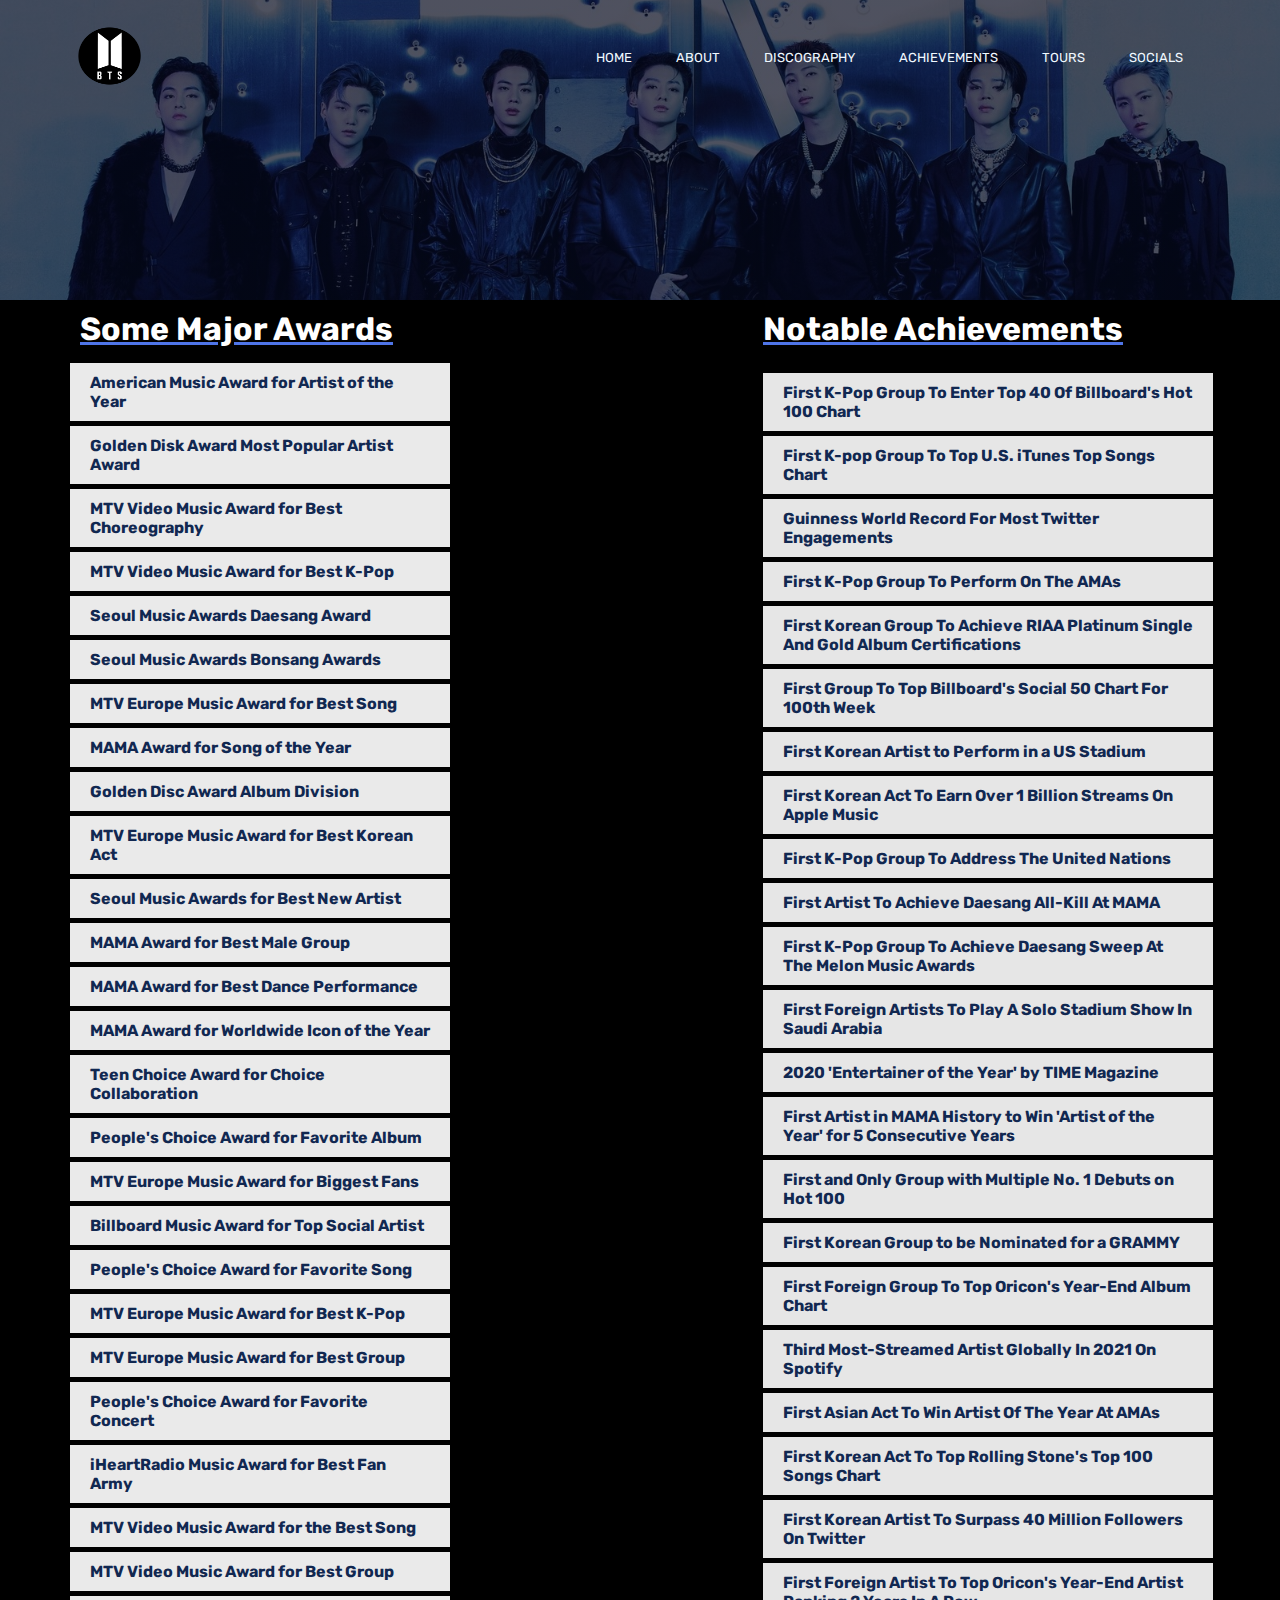
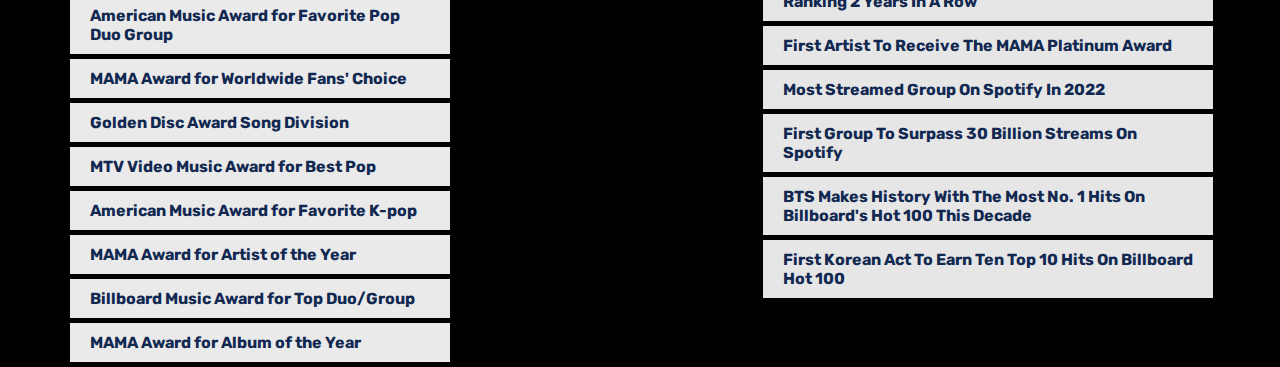
<file: html/achievements.html>
<!DOCTYPE html>
<html lang="en">
<head>
    <meta charset="UTF-8">
    <meta http-equiv="X-UA-Compatible" content="IE=edge">
    <meta name="viewport" content="width=device-width, initial-scale=1.0">
    <link rel="stylesheet" href="/css/achievements.css">
    <link href="https://fonts.googleapis.com/css2?family=Rubik:wght@300&display=swap" rel="stylesheet">
    <link rel="stylesheet" href="https://cdnjs.cloudflare.com/ajax/libs/font-awesome/6.2.1/css/all.min.css">
    <title>Achievements</title>
</head>
<body>
    <div class="main">
        <nav>
            <a href=index.html><img src="/pics/members/btslogo.png" alt="bts logo"></a>
            <div class="nav-links" id="navLinks">
                <i class="fa fa-times" onclick="hideMenu()"></i>
                <ul>
                    <li><a href="/html/index.html">HOME</a></li>
                    <li><a href="/html/bangtan.html">ABOUT</a></li>
                    <li><a href="/html/discography.html">DISCOGRAPHY</a></li>
                    <li><a href="/html/achievements.html">ACHIEVEMENTS</a></li>
                    <li><a href="/html/tour.html">TOURS</a></li>
                    <li><a href="/html/socials.html">SOCIALS</a></li>
                </ul>
            </div>
            <i class="fa fa-bars" onclick="showMenu()"></i>
            </nav>
    </div>
    <div class="major">
    <div class="awards">
        <h1>Some Major Awards</h1>
        <ul>
            <li>American Music Award for Artist of the Year</li>
            <li>Golden Disk Award Most Popular Artist Award</li>
            <li>MTV Video Music Award for Best Choreography</li>
            <li>MTV Video Music Award for Best K-Pop</li>
            <li>Seoul Music Awards Daesang Award</li>
            <li>Seoul Music Awards Bonsang Awards</li>
            <li>MTV Europe Music Award for Best Song</li>
            <li>MAMA Award for Song of the Year</li>
            <li>Golden Disc Award Album Division</li>
            <li>MTV Europe Music Award for Best Korean Act</li>
            <li>Seoul Music Awards for Best New Artist</li>
            <li>MAMA Award for Best Male Group</li>
            <li>MAMA Award for Best Dance Performance</li>
            <li>MAMA Award for Worldwide Icon of the Year</li>
            <li>Teen Choice Award for Choice Collaboration</li>
            <li>People's Choice Award for Favorite Album</li>
            <li>MTV Europe Music Award for Biggest Fans</li>
            <li>Billboard Music Award for Top Social Artist</li>
            <li>People's Choice Award for Favorite Song</li>
            <li>MTV Europe Music Award for Best K-Pop</li>
            <li>MTV Europe Music Award for Best Group</li>
            <li>People's Choice Award for Favorite Concert</li>
            <li>iHeartRadio Music Award for Best Fan Army</li>
            <li>MTV Video Music Award for the Best Song</li>
            <li>MTV Video Music Award for Best Group</li>
            <li>American Music Award for Favorite Pop Duo Group</li>
            <li>MAMA Award for Worldwide Fans' Choice</li>
            <li>Golden Disc Award Song Division</li>
            <li>MTV Video Music Award for Best Pop</li>
            <li>American Music Award for Favorite K-pop</li>
            <li>MAMA Award for Artist of the Year</li>
            <li>Billboard Music Award for Top Duo/Group</li>
            <li>MAMA Award for Album of the Year</li>
        </ul>
    </div>
    <div class="achievements">
        <h1>Notable Achievements</h1>
        <ul>
            <li>First K-Pop Group To Enter Top 40 Of Billboard's Hot 100 Chart</li>
            <li>First K-pop Group To Top U.S. iTunes Top Songs Chart</li>
            <li>Guinness World Record For Most Twitter Engagements</li>
            <li>First K-Pop Group To Perform On The AMAs</li>
            <li>First Korean Group To Achieve RIAA Platinum Single And Gold Album Certifications</li>
            <li>First Group To Top Billboard's Social 50 Chart For 100th Week</li>
            <li>First Korean Artist to Perform in a US Stadium</li>
            <li>First Korean Act To Earn Over 1 Billion Streams On Apple Music</li>
            <li>First K-Pop Group To Address The United Nations</li>
            <li>First Artist To Achieve Daesang All-Kill At MAMA</li>
            <li>First K-Pop Group To Achieve Daesang Sweep At The Melon Music Awards</li>
            <li>First Foreign Artists To Play A Solo Stadium Show In Saudi Arabia</li>
            <li>2020 'Entertainer of the Year' by TIME Magazine</li>
            <li>First Artist in MAMA History to Win 'Artist of the Year' for 5 Consecutive Years</li>
            <li>First and Only Group with Multiple No. 1 Debuts on Hot 100</li>
            <li>First Korean Group to be Nominated for a GRAMMY</li>
            <li>First Foreign Group To Top Oricon's Year-End Album Chart</li>
            <li>Third Most-Streamed Artist Globally In 2021 On Spotify</li>
            <li>First Asian Act To Win Artist Of The Year At AMAs</li>
            <li>First Korean Act To Top Rolling Stone's Top 100 Songs Chart</li>
            <li>First Korean Artist To Surpass 40 Million Followers On Twitter</li>
            <li>First Foreign Artist To Top Oricon's Year-End Artist Ranking 2 Years In A Row</li>
            <li>First Artist To Receive The MAMA Platinum Award</li>
            <li>Most Streamed Group On Spotify In 2022</li>
            <li>First Group To Surpass 30 Billion Streams On Spotify</li>
            <li>BTS Makes History With The Most No. 1 Hits On Billboard's Hot 100 This Decade</li>
            <li>First Korean Act To Earn Ten Top 10 Hits On Billboard Hot 100</li>
        </ul>
    </div>
    </div>
    <script>
        var navLinks=document.getElementById("navLinks");
        function showMenu(){
            navLinks.style.right="0"
        }
        function hideMenu(){
            navLinks.style.right="-200px"
        }
    </script>
</body>
</html>
</file>
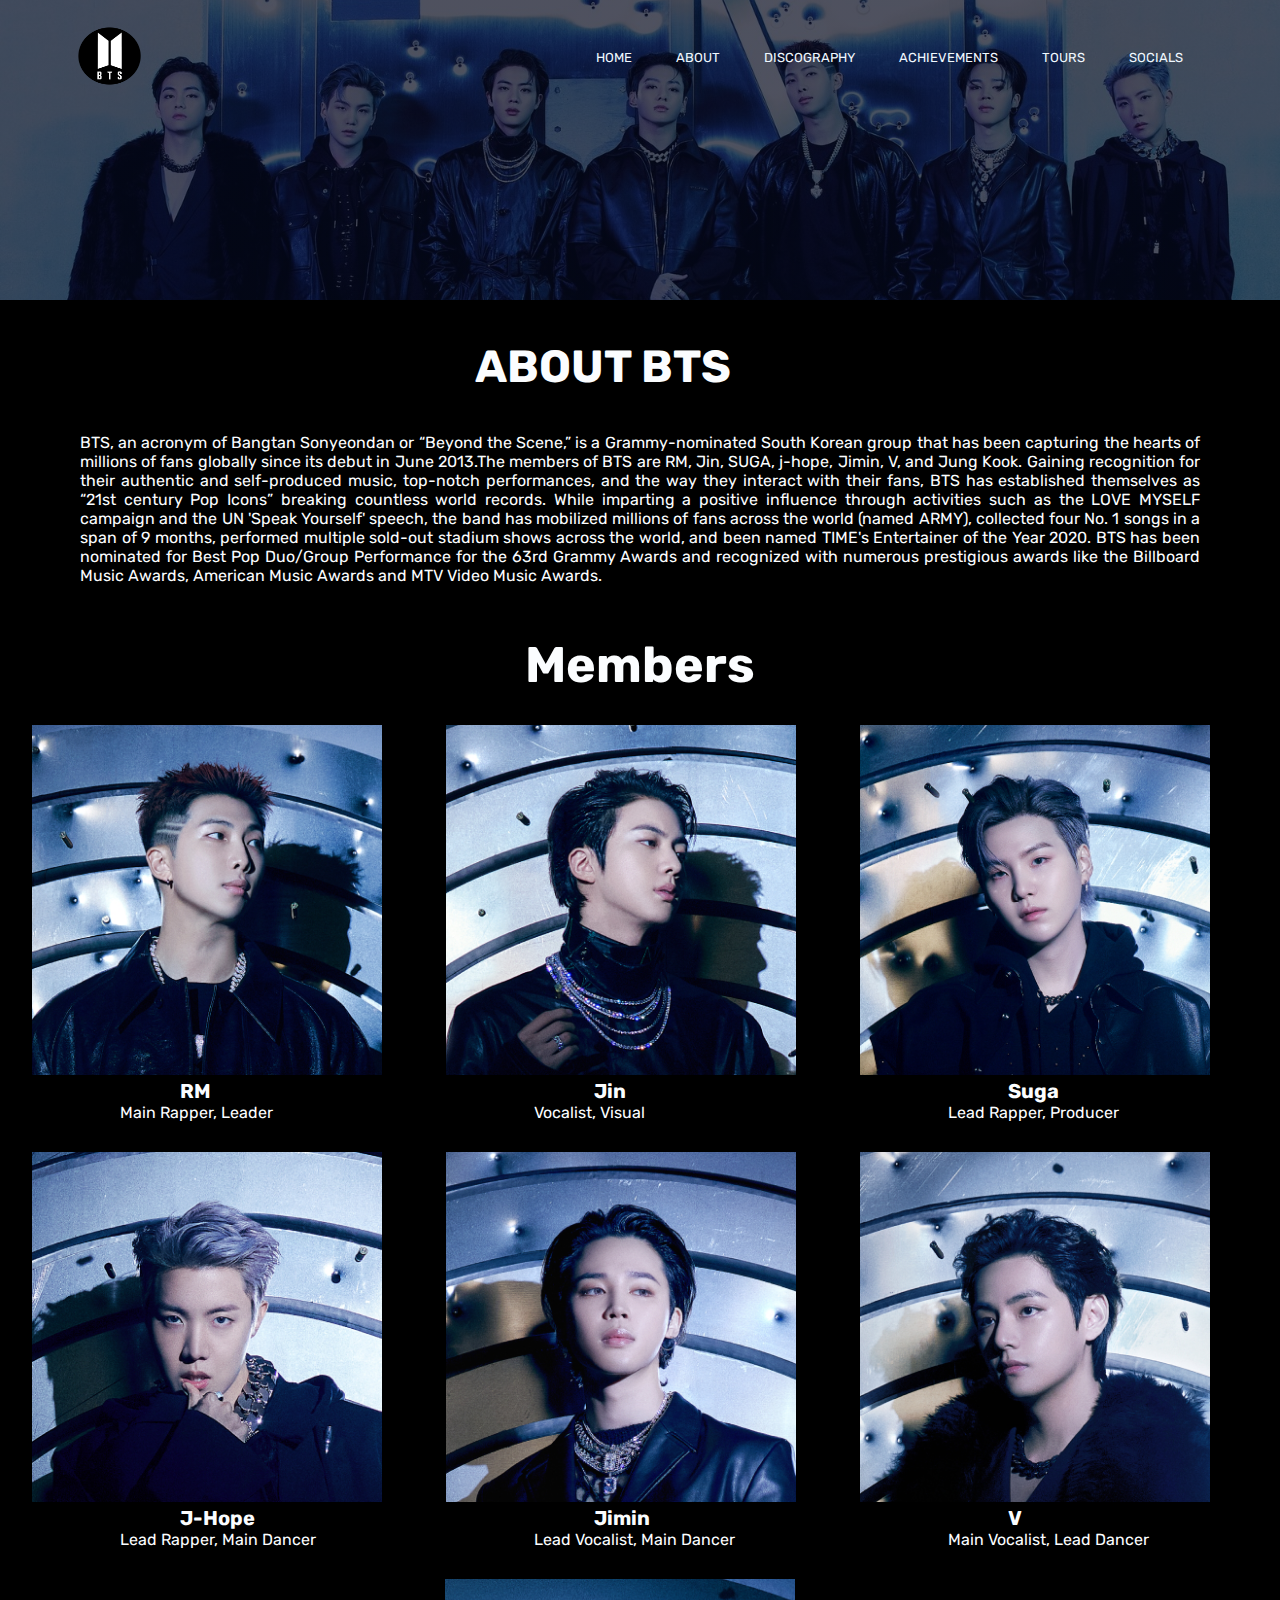
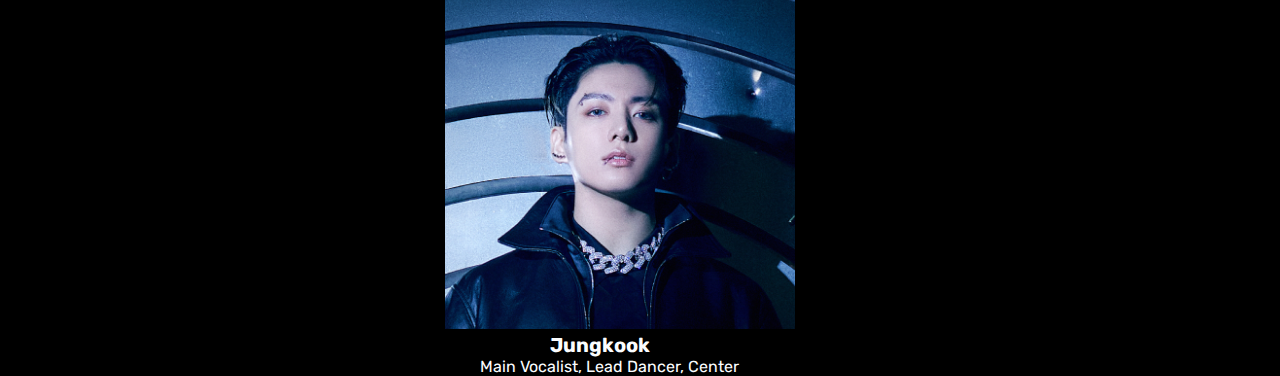
<file: html/bangtan.html>
<!DOCTYPE html>
<html lang="en">
<head>
    <meta charset="UTF-8">
    <meta http-equiv="X-UA-Compatible" content="IE=edge">
    <meta name="viewport" content="width=device-width, initial-scale=1.0">
    <link rel="stylesheet" href="/css/bangtan.css">
    <link href="https://fonts.googleapis.com/css2?family=Rubik:wght@300&display=swap" rel="stylesheet">
    <link rel="stylesheet" href="https://cdnjs.cloudflare.com/ajax/libs/font-awesome/6.2.1/css/all.min.css">
    <title>방탄소년단(BTS)</title>
</head>
<body>
    <div class="main">
        <nav>
            <a href=index.html><img src="/pics/members/btslogo.png" alt="bts logo"></a>
            <div class="nav-links" id="navLinks">
                <i class="fa fa-times" onclick="hideMenu()"></i>
                <ul>
                    <li><a href="/html/index.html">HOME</a></li>
                    <li><a href="/html/bangtan.html">ABOUT</a></li>
                    <li><a href="/html/discography.html">DISCOGRAPHY</a></li>
                    <li><a href="/html/achievements.html">ACHIEVEMENTS</a></li>
                    <li><a href="/html/tour.html">TOURS</a></li>
                    <li><a href="/html/socials.html">SOCIALS</a></li>
                </ul>
            </div>
            <i class="fa fa-bars" onclick="showMenu()"></i>
            </nav>
    </div>
    <div class="container">
        <div class="info">
            <div class="heading">
                <h1>ABOUT BTS</h1>
            </div>
            <div class="para">
                <p>BTS, an acronym of Bangtan Sonyeondan or “Beyond the Scene,” is a Grammy-nominated South Korean group that has been capturing the hearts of millions of fans globally since its debut in June 2013.The members of BTS are RM, Jin, SUGA, j-hope, Jimin, V, and Jung Kook. Gaining recognition for their authentic and self-produced music, top-notch performances, and the way they interact with their fans, BTS has established themselves as “21st century Pop Icons” breaking countless world records. While imparting a positive influence through activities such as the LOVE MYSELF campaign and the UN 'Speak Yourself' speech, the band has mobilized millions of fans across the world (named ARMY), collected four No. 1 songs in a span of 9 months, performed multiple sold-out stadium shows across the world, and been named TIME's Entertainer of the Year 2020. BTS has been nominated for Best Pop Duo/Group Performance for the 63rd Grammy Awards and recognized with numerous prestigious awards like the Billboard Music Awards, American Music Awards and MTV Video Music Awards.</p>
            </div>
        </div>
    </div>
        <div class="members">
            <div class="title">
                <h1>Members</h1>
            </div>
            <div class="images">
                <div class="three">
                    <div class="Namjoon">
                        <img src="/pics/members/Namjoon.jpeg" alt="Namjoon">
                        <h1>RM</h1>
                        <p>Main Rapper, Leader</p>
                    </div>
                    <div class="Seokjin">
                        <img src="/pics/members/Seokjin.jpeg" alt="Seokjin">
                        <h1>Jin</h1>
                        <p>Vocalist, Visual</p>
                    </div>
                    <div class="Yoongi">
                        <img src="/pics/members/Yoongi.jpeg" alt="Yoongi">
                        <h1>Suga</h1>
                        <p>Lead Rapper, Producer</p>
                    </div>
                </div>
                <div class="next">
                    <div class="Hoseok">
                        <img src="/pics/members/Hoseok.jpeg" alt="Hoseok">
                        <h1>J-Hope</h1>
                        <p>Lead Rapper, Main Dancer</p>
                    </div>
                    <div class="Jimin">
                        <img src="/pics/members/Jimin.jpeg" alt="Jimin">
                        <h1>Jimin</h1>
                        <p>Lead Vocalist, Main Dancer</p>
                    </div>
                    <div class="Taehyung">
                        <img src="/pics/members/Taehyung.jpeg" alt="Taehyung">
                        <h1>V</h1>
                        <p>Main Vocalist, Lead Dancer</p>
                    </div>
                </div>
                <div class="Jungkook">
                    <img src="/pics/members/Jungkook.jpeg" alt="Jungkook">
                    <h1>Jungkook</h1>
                    <p>Main Vocalist, Lead Dancer, Center</p>
                </div>
            </div>
        </div>
        <script>
            var navLinks=document.getElementById("navLinks");
            function showMenu(){
                navLinks.style.right="0"
            }
            function hideMenu(){
                navLinks.style.right="-200px"
            }
        </script>
</body>
</html>
</file>
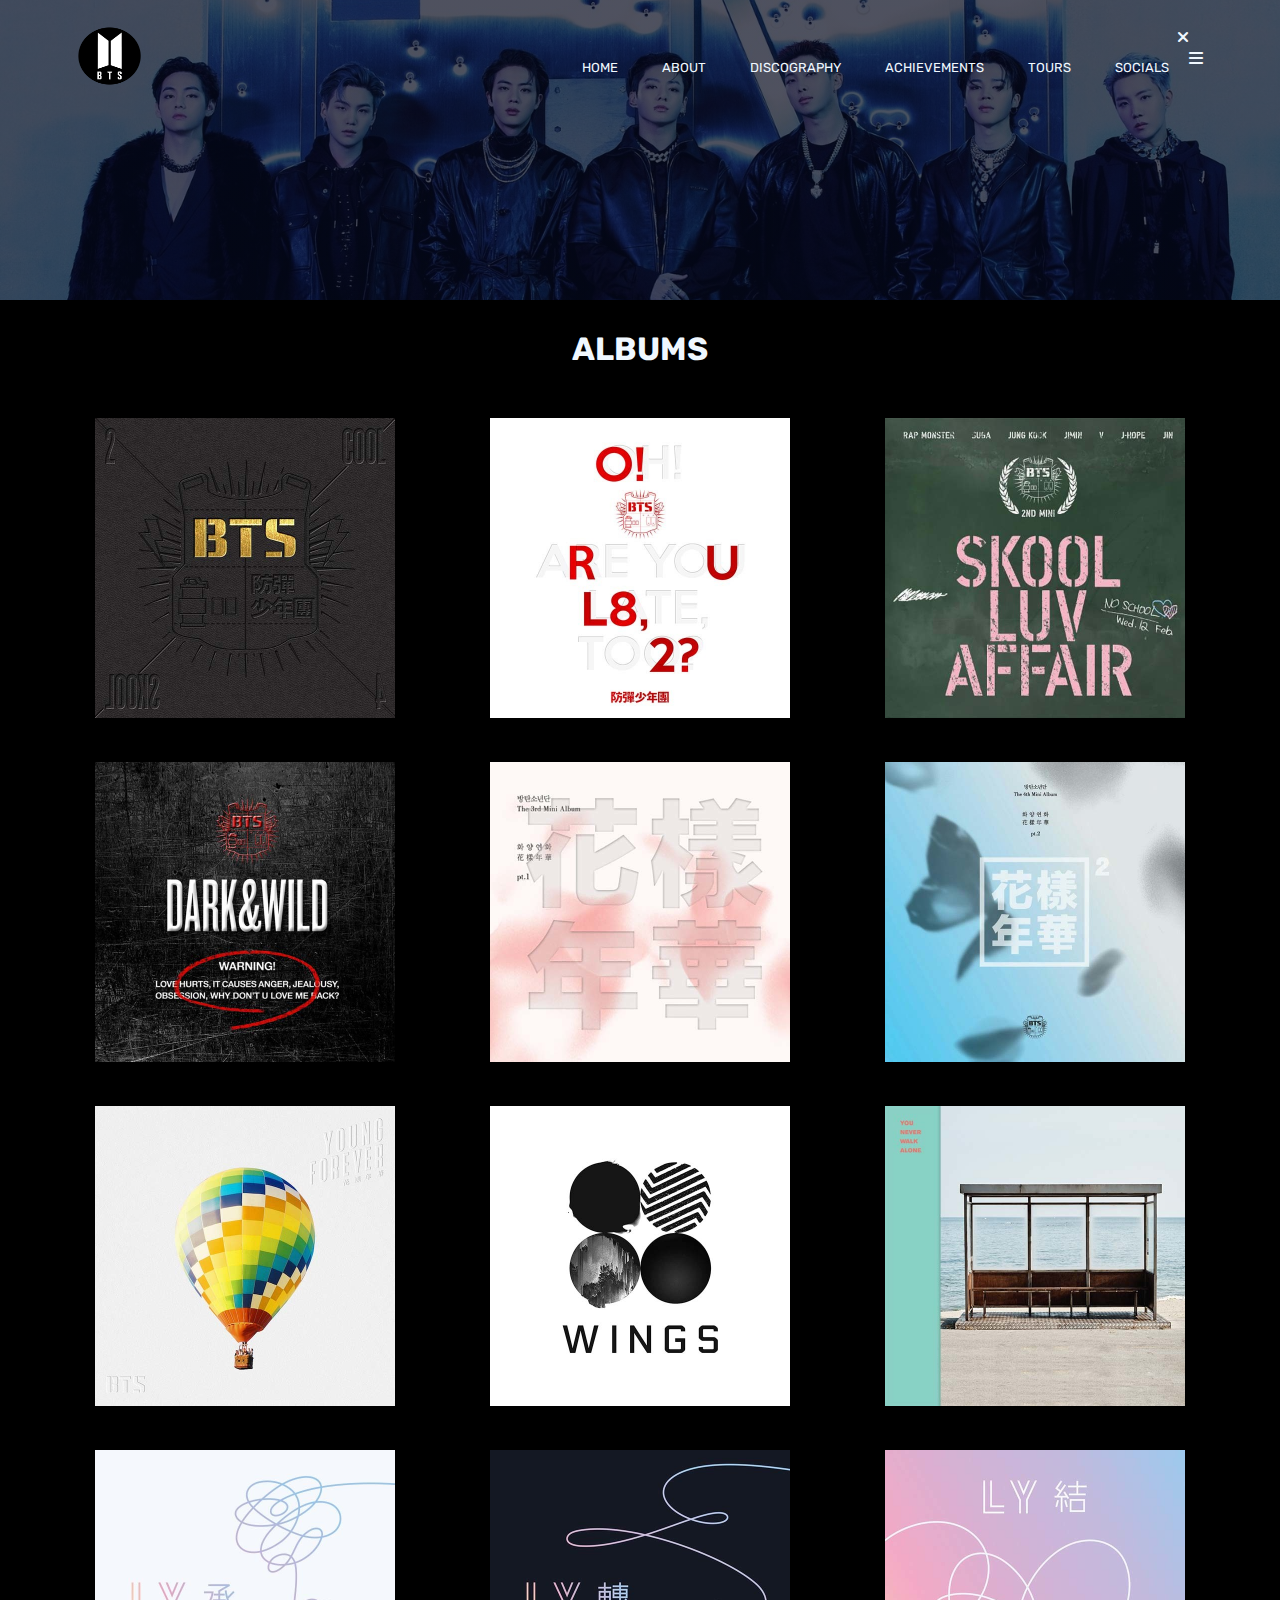
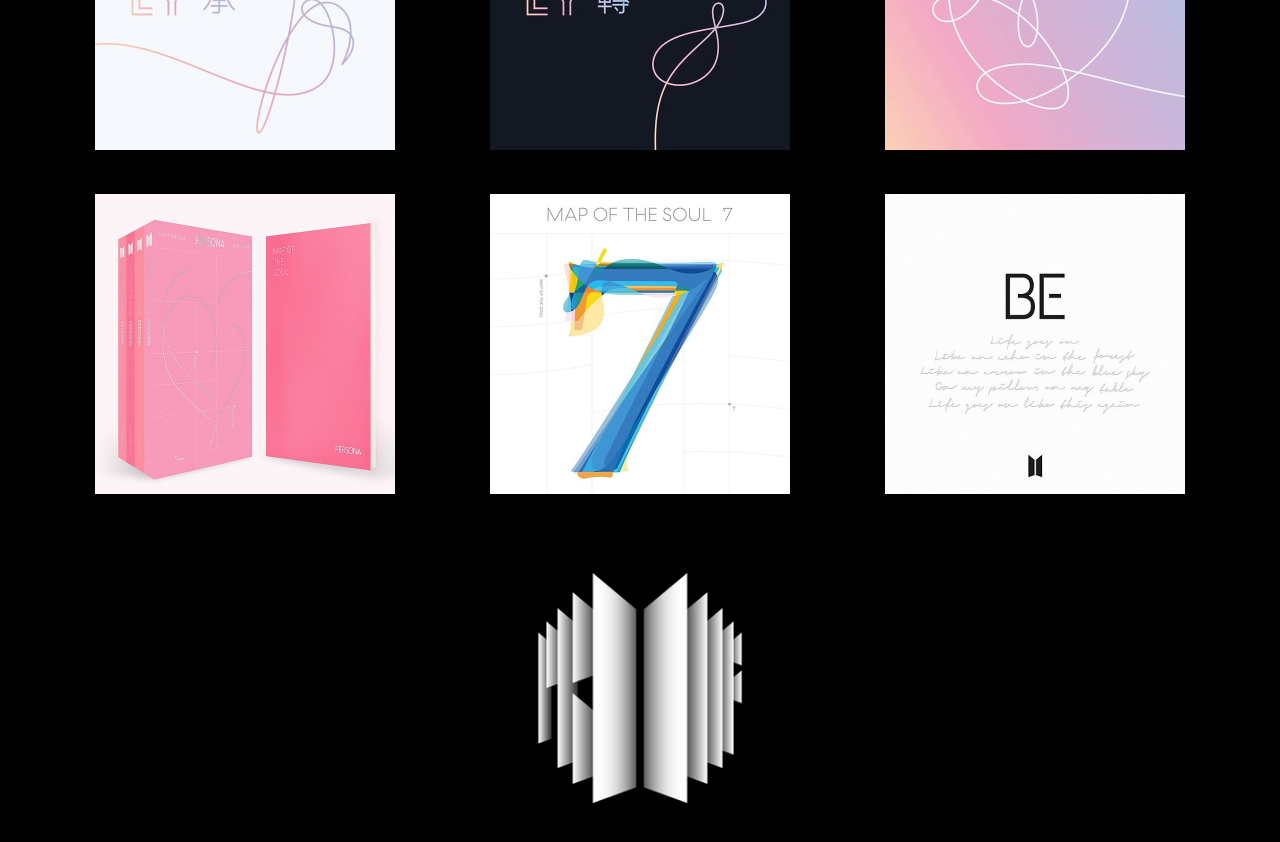
<file: html/discography.html>
<!DOCTYPE html>
<html lang="en">
<head>
    <meta charset="UTF-8">
    <meta http-equiv="X-UA-Compatible" content="IE=edge">
    <meta name="viewport" content="width=device-width, initial-scale=1.0">
    <link rel="stylesheet" a href="/css/discography.css">
    <link href="https://fonts.googleapis.com/css2?family=Rubik:wght@300&display=swap" rel="stylesheet">
    <link rel="stylesheet" href="https://cdnjs.cloudflare.com/ajax/libs/font-awesome/6.2.1/css/all.min.css">
    <title>Discography</title>
</head>
<body>
    <div class="main">
        <nav>
            <a href=index.html><img src="/pics/members/btslogo.png" alt="bts logo"></a>
            <div class="nav-links" id="navLinks">
                <i class="fa fa-times" onclick="hideMenu()"></i>
                <ul>
                    <li><a href="/html/index.html">HOME</a></li>
                    <li><a href="/html/bangtan.html">ABOUT</a></li>
                    <li><a href="/html/discography.html">DISCOGRAPHY</a></li>
                    <li><a href="/html/achievements.html">ACHIEVEMENTS</a></li>
                    <li><a href="/html/tour.html">TOURS</a></li>
                    <li><a href="/html/socials.html">SOCIALS</a></li>
                </ul>
            </div>
            <i class="fa fa-bars" onclick="showMenu()"></i>
            </nav>
    </div>
    <h1>ALBUMS</h1>
    <div class="albums">
        <div class="first">
        <div class="cool">
            <a href="https://open.spotify.com/album/6egaEe9JaULuUCkihSnYlH?si=fYDOv0PXSp2dFwB3DGYFng"><img src="/pics/albums/2Cool-4-Skool.jpg" alt="bts 2Cool4Skool"></a>
        </div>
        <div class="orul82">
            <a href="https://open.spotify.com/album/6rWmdSJIaGTVtdMJQ35Lvf?si=66c8499307b34043"><img src="/pics/albums/ORUL82.jpg" alt="bts ORUL82?"></a>
        </div>
        <div class="skoolluv">
            <a href="https://open.spotify.com/album/5r35iS0uSSoQBKzQj0IeI3?si=e7be77d1a5244ac8"><img src="/pics/albums/Skool-Luv-Affair.jpg" alt="bts skool luv affair"></a>
        </div>
        </div>
        <div class="second">
        <div class="dark">
            <a href="https://open.spotify.com/album/35voVqYGkotyJ945O9egDY?si=3677898239c24869"><img src="/pics/albums/DarkWild.jpg" alt="bts dark and wild"></a>
        </div>
        <div class="hyyh1">
            <a href="https://open.spotify.com/album/0mEeCuKJQ8Xh9tQ5dMm89X?si=72a8346461fe4187"><img src="/pics/albums/hyyhpt1.jpg" alt="bts the most beautiful moment pt 1"></a>
        </div>
        <div class="hyyh2">
            <a href="https://open.spotify.com/album/2ds8iT4wkaN1Q1gZe1qcOD?si=967cd894a42940e9"><img src="/pics/albums/hyyhPt.2.jpg" alt="bts the most beautiful moment pt 2"></a>
        </div>
        </div>
        <div class="third">
        <div class="youngforever">
            <a href="https://open.spotify.com/album/1k5bJ8l5oL5xxVBVHjil09?si=4cb9ea8e40b2472b"><img src="/pics/albums/Young-Forever-.jpg" alt="bts the most beautiful moment young forever"></a>
        </div>
        <div class="wings">
            <a href="https://open.spotify.com/album/1vhNGBTFoaSTLbHjPGFIlF?si=58dc8f0477e04a57"><img src="/pics/albums/Wings.jpg" alt="bts Wings"></a>
        </div>
        <div class="ynwa">
            <a href="https://open.spotify.com/album/6THpewjqJ15ORBJkh5CEYb?si=29b5d2ad19f74803"><img src="/pics/albums/YNWA.jpg" alt="bts you never walk alone"></a>
        </div>
        </div>
        <div class="fourth">
        <div class="her">
            <a href="https://open.spotify.com/album/07Rq17GzCnIdWJcyVHb57G?si=0b9302e8758c48a1"><img src="/pics/albums/LY-Her.jpg" alt="bts love yourself:her"></a>
        </div>
        <div class="tear">
            <a href="https://open.spotify.com/album/4NIqCxqP9o8Tp6tGLBqd8O?si=c5f9efd9ed414e77"><img src="/pics/albums/LY-Tear-.jpg" alt="bts love yourself:tear"></a>
        </div>
        <div class="answer">
            <a href="https://open.spotify.com/album/43wFM1HquliY3iwKWzPN4y?si=17f0a16dd0b54b7e"><img src="/pics/albums/LY-Answer-.jpg" alt="bts love yourself:answer"></a>
        </div>
        </div>
        <div class="fifth">
        <div class="persona">
            <a href="https://open.spotify.com/album/2KqlAl1Kl5fZvbFgJ0qFB6?si=7b032ff6b00a4500"><img src="/pics/albums/BTS_Map_Of_The_Soul_PERSONA_.jpg" alt="bts map of the soul:persona"></a>
        </div>
        <div class="mots7">
            <a href="https://open.spotify.com/album/5W1XY5ucNATjTULERvXx9j?si=7b71c140e4144183"><img src="/pics/albums/MOTS7.jpg" alt="bts map of the soul:7"></a>
        </div>
        <div class="be">
            <a href="https://open.spotify.com/album/6nYfHQnvkvOTNHnOhDT3sr?si=35d541f8bdc74ea4"><img src="/pics/albums/BTS-BE.jpg" alt="bts BE"></a>
        </div>
        </div>
        <div class="proof">
            <a href="https://open.spotify.com/album/6al2VdKbb6FIz9d7lU7WRB?si=ebb643ac466548ca"><img src="/pics/albums/Proof.jpg" alt="bts proof"></a>
        </div>
    </div>
    <script>
        var navLinks=document.getElementById("navLinks");
        function showMenu(){
            navLinks.style.right="0"
        }
        function hideMenu(){
            navLinks.style.right="-200px"
        }
    </script>
</body>
</html>
</file>
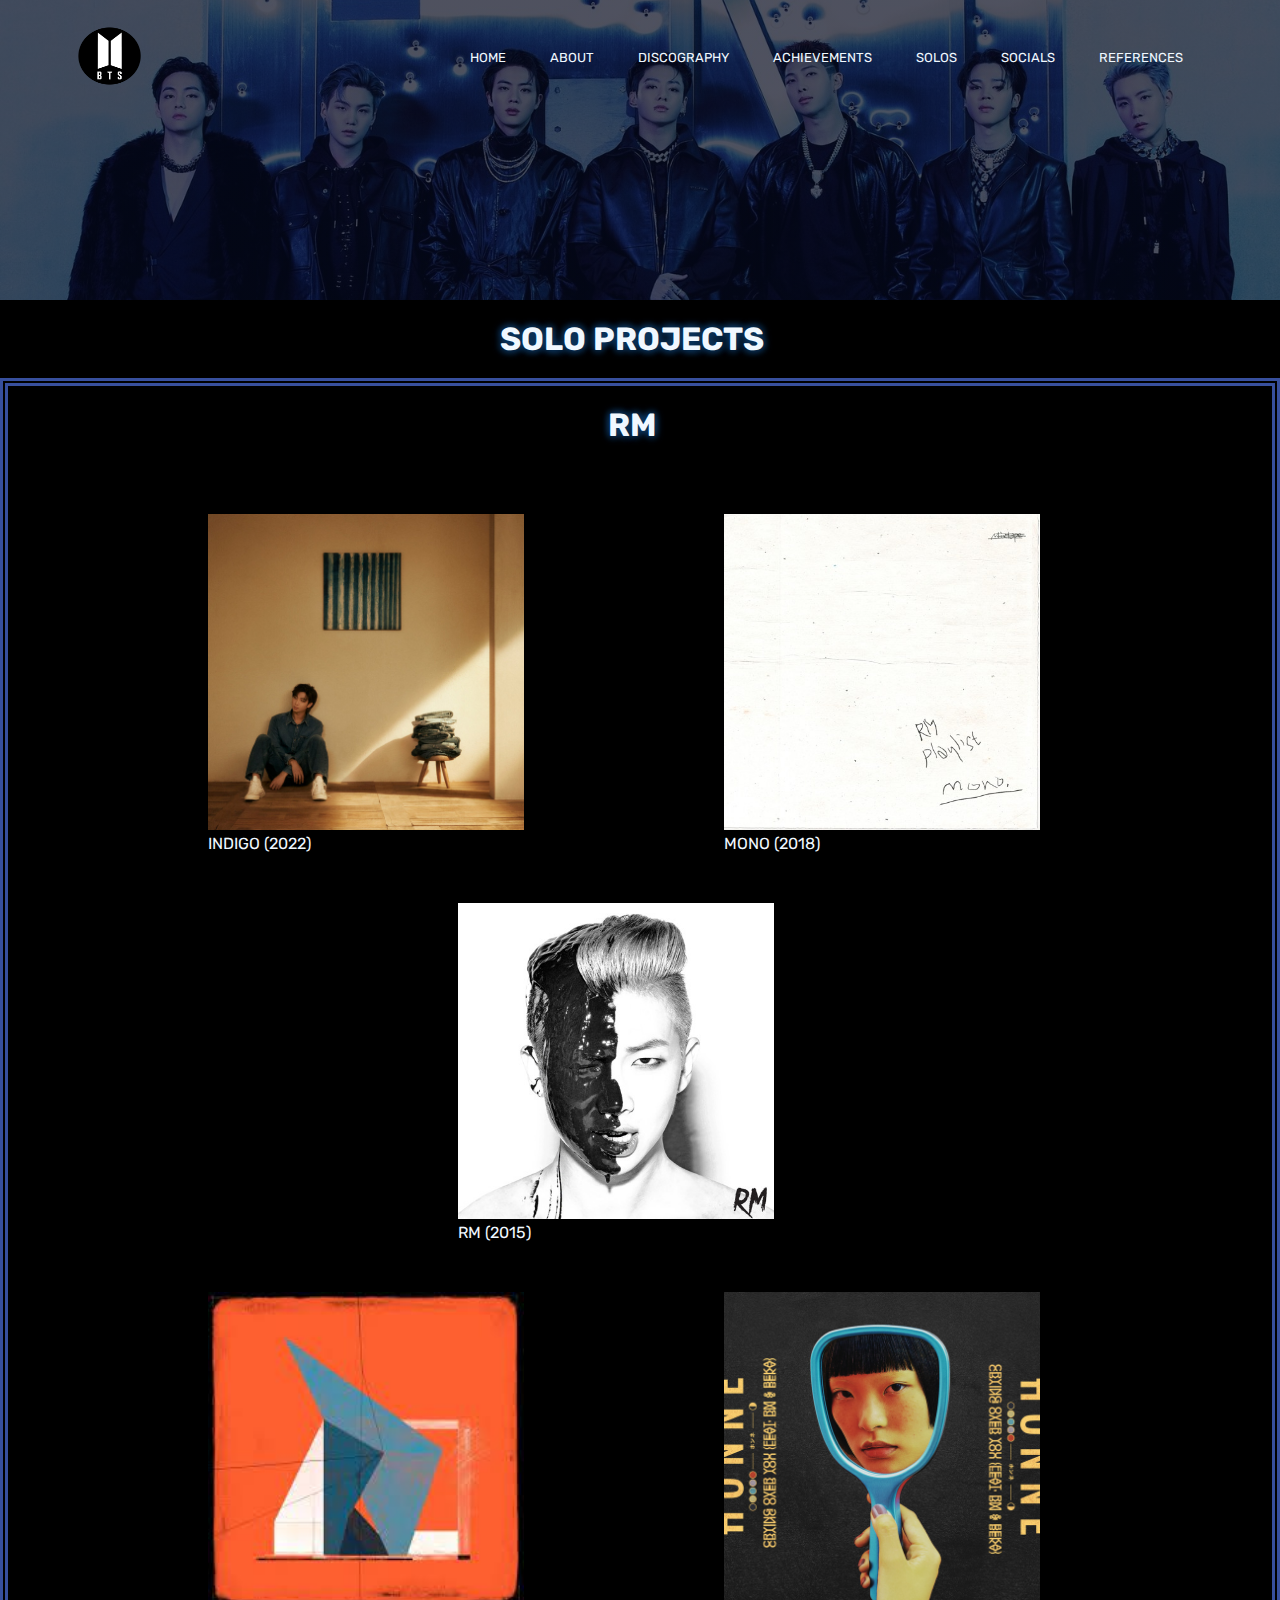
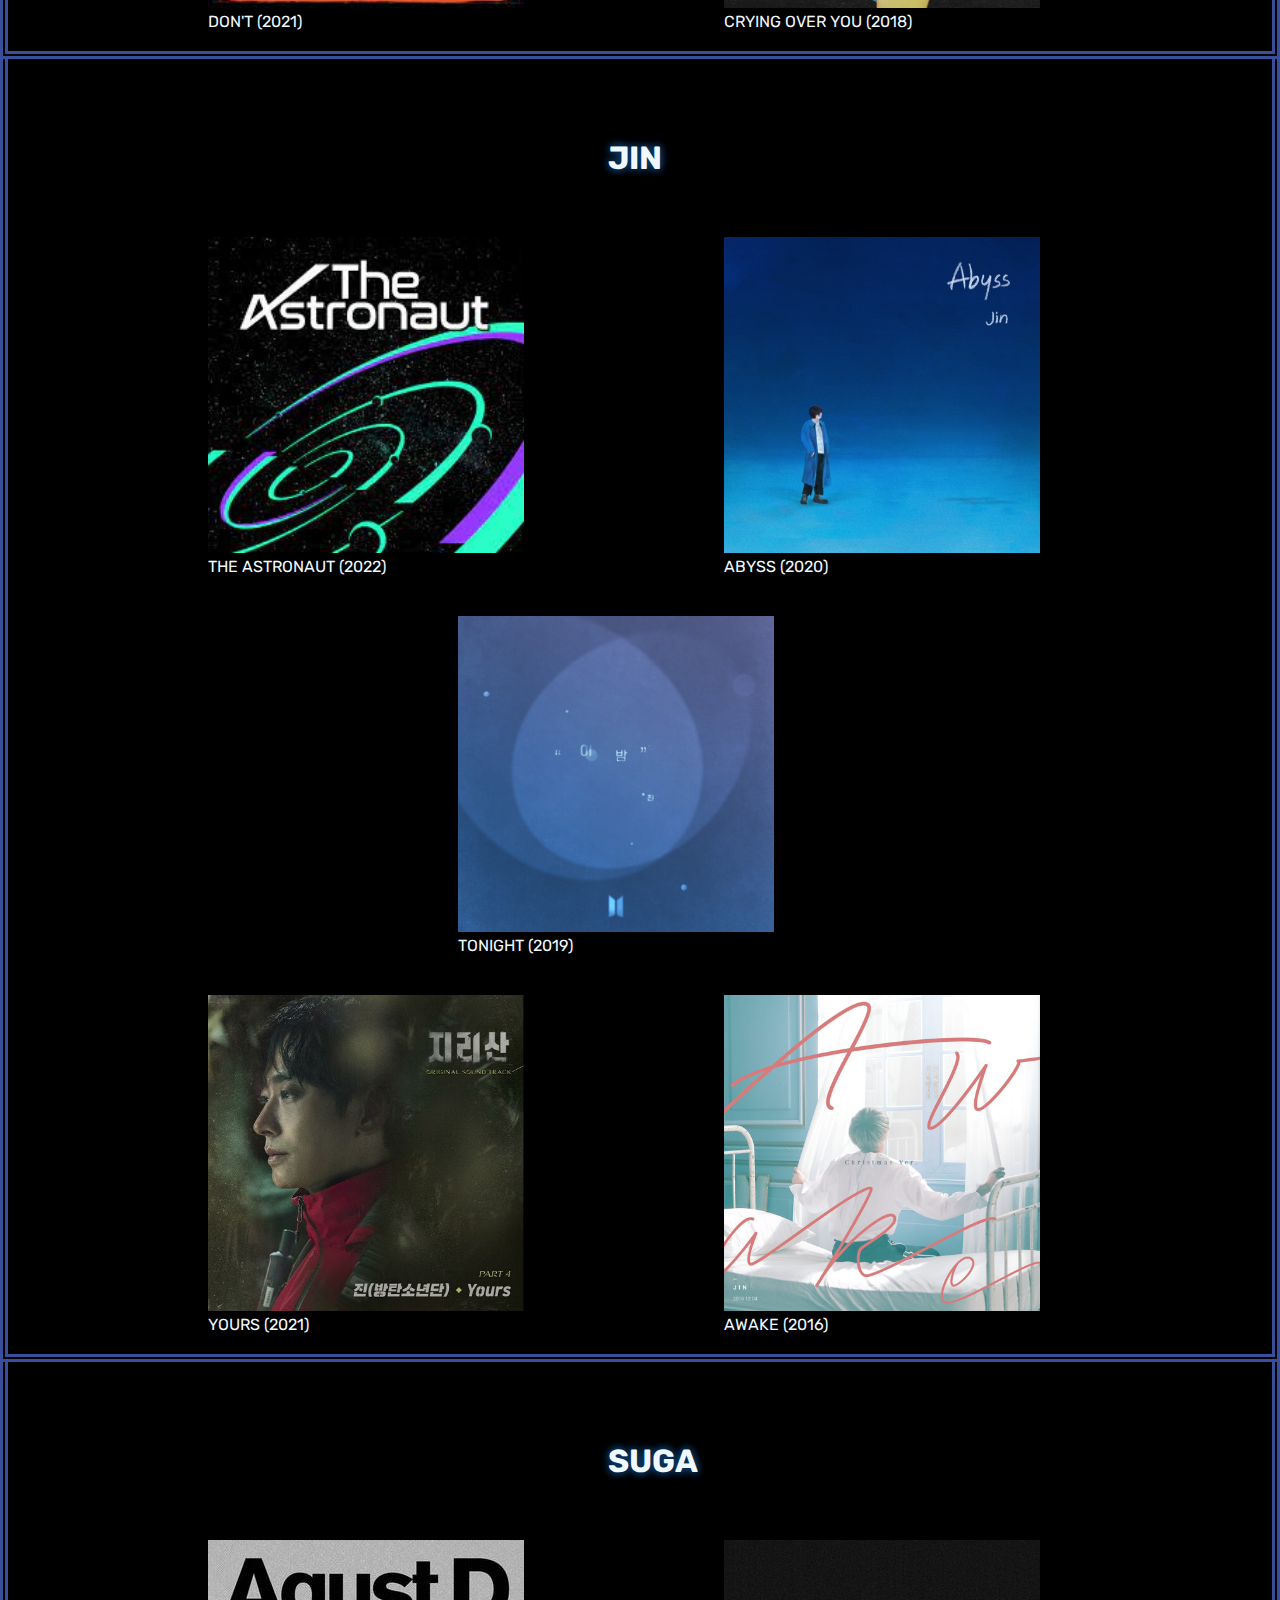
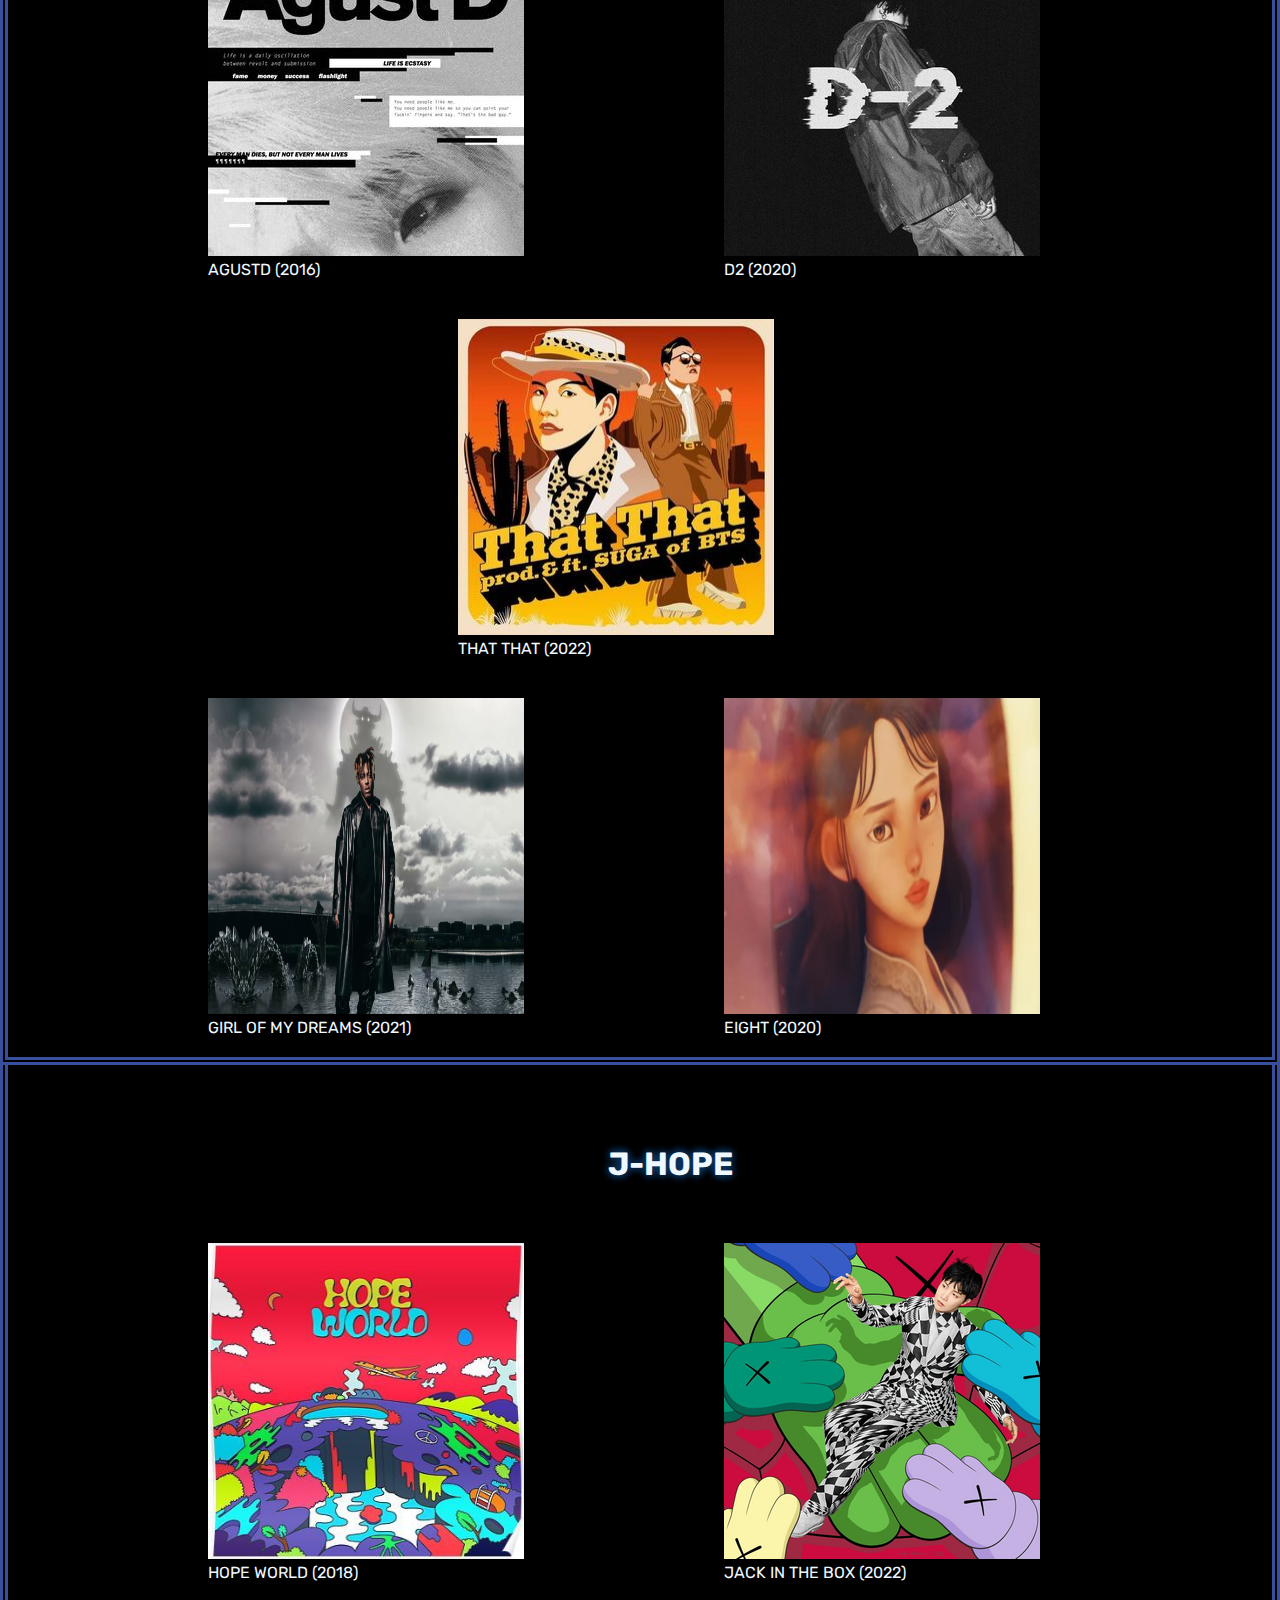
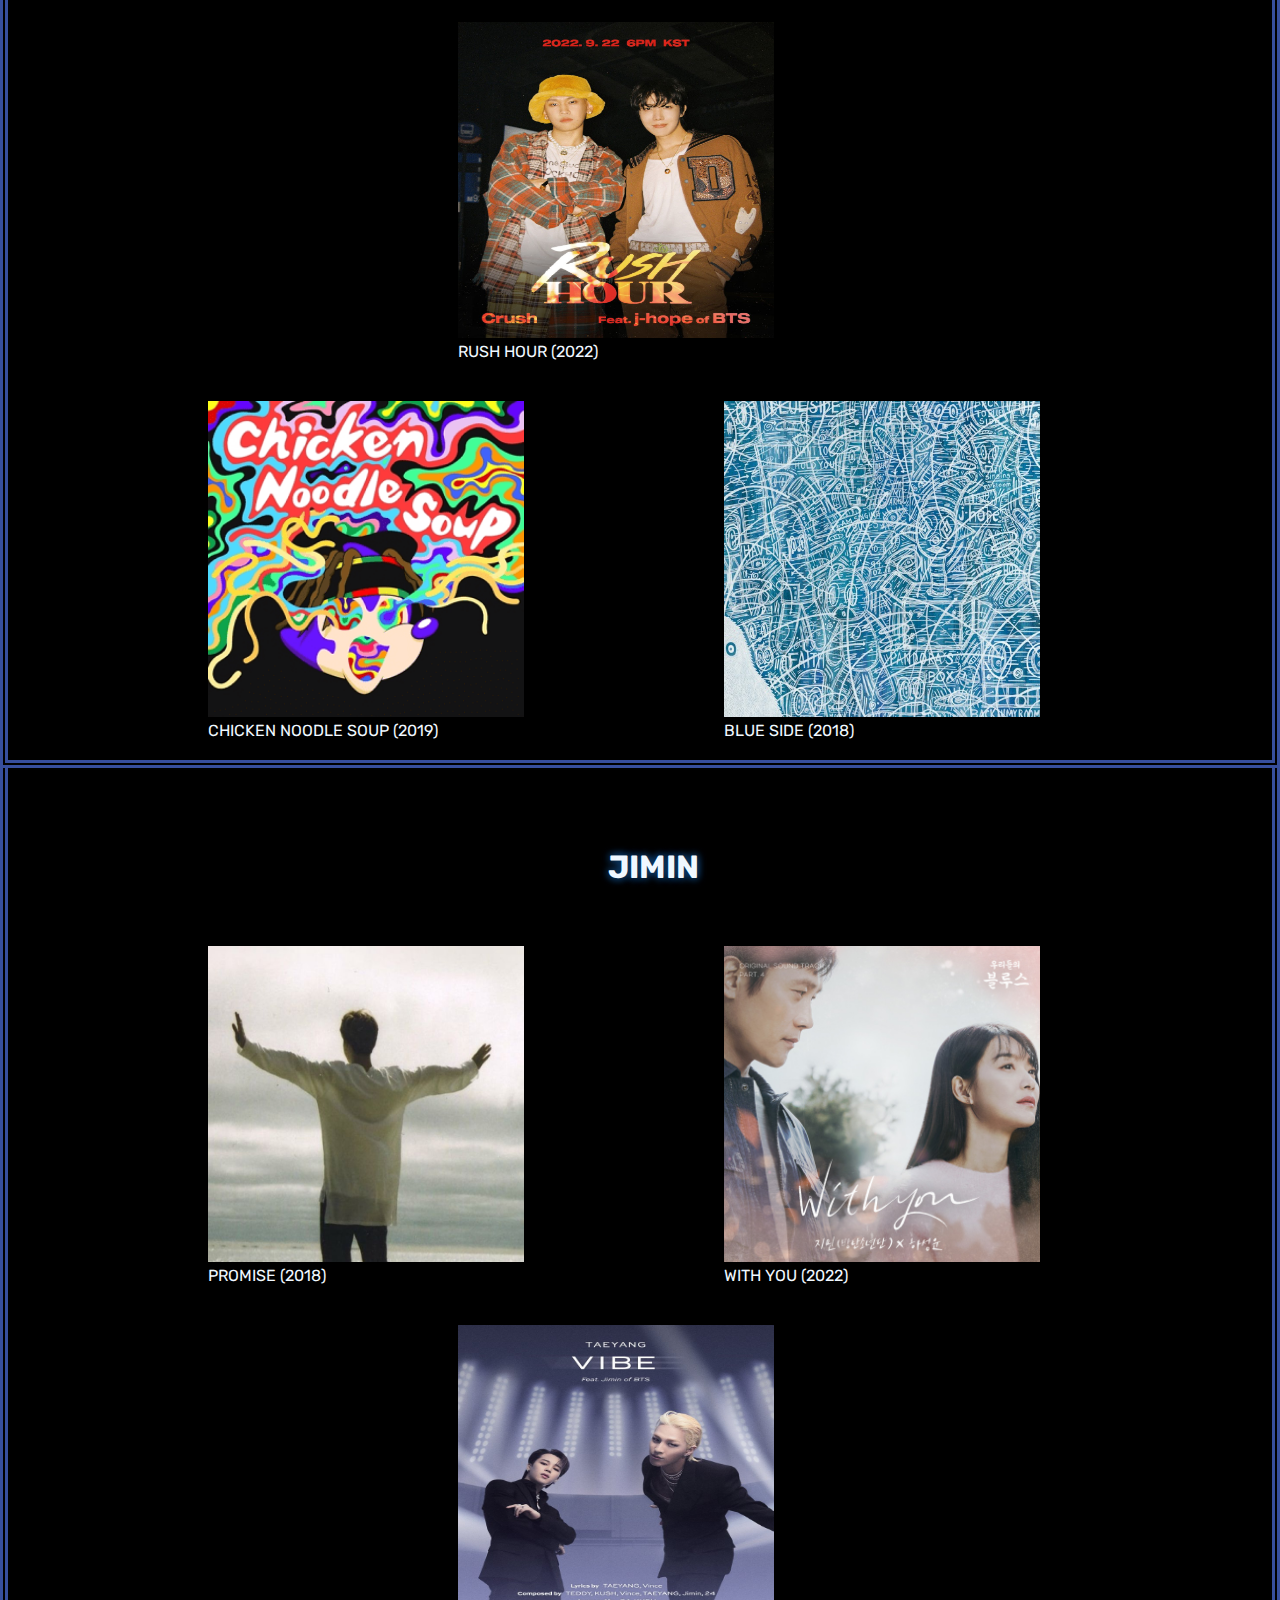
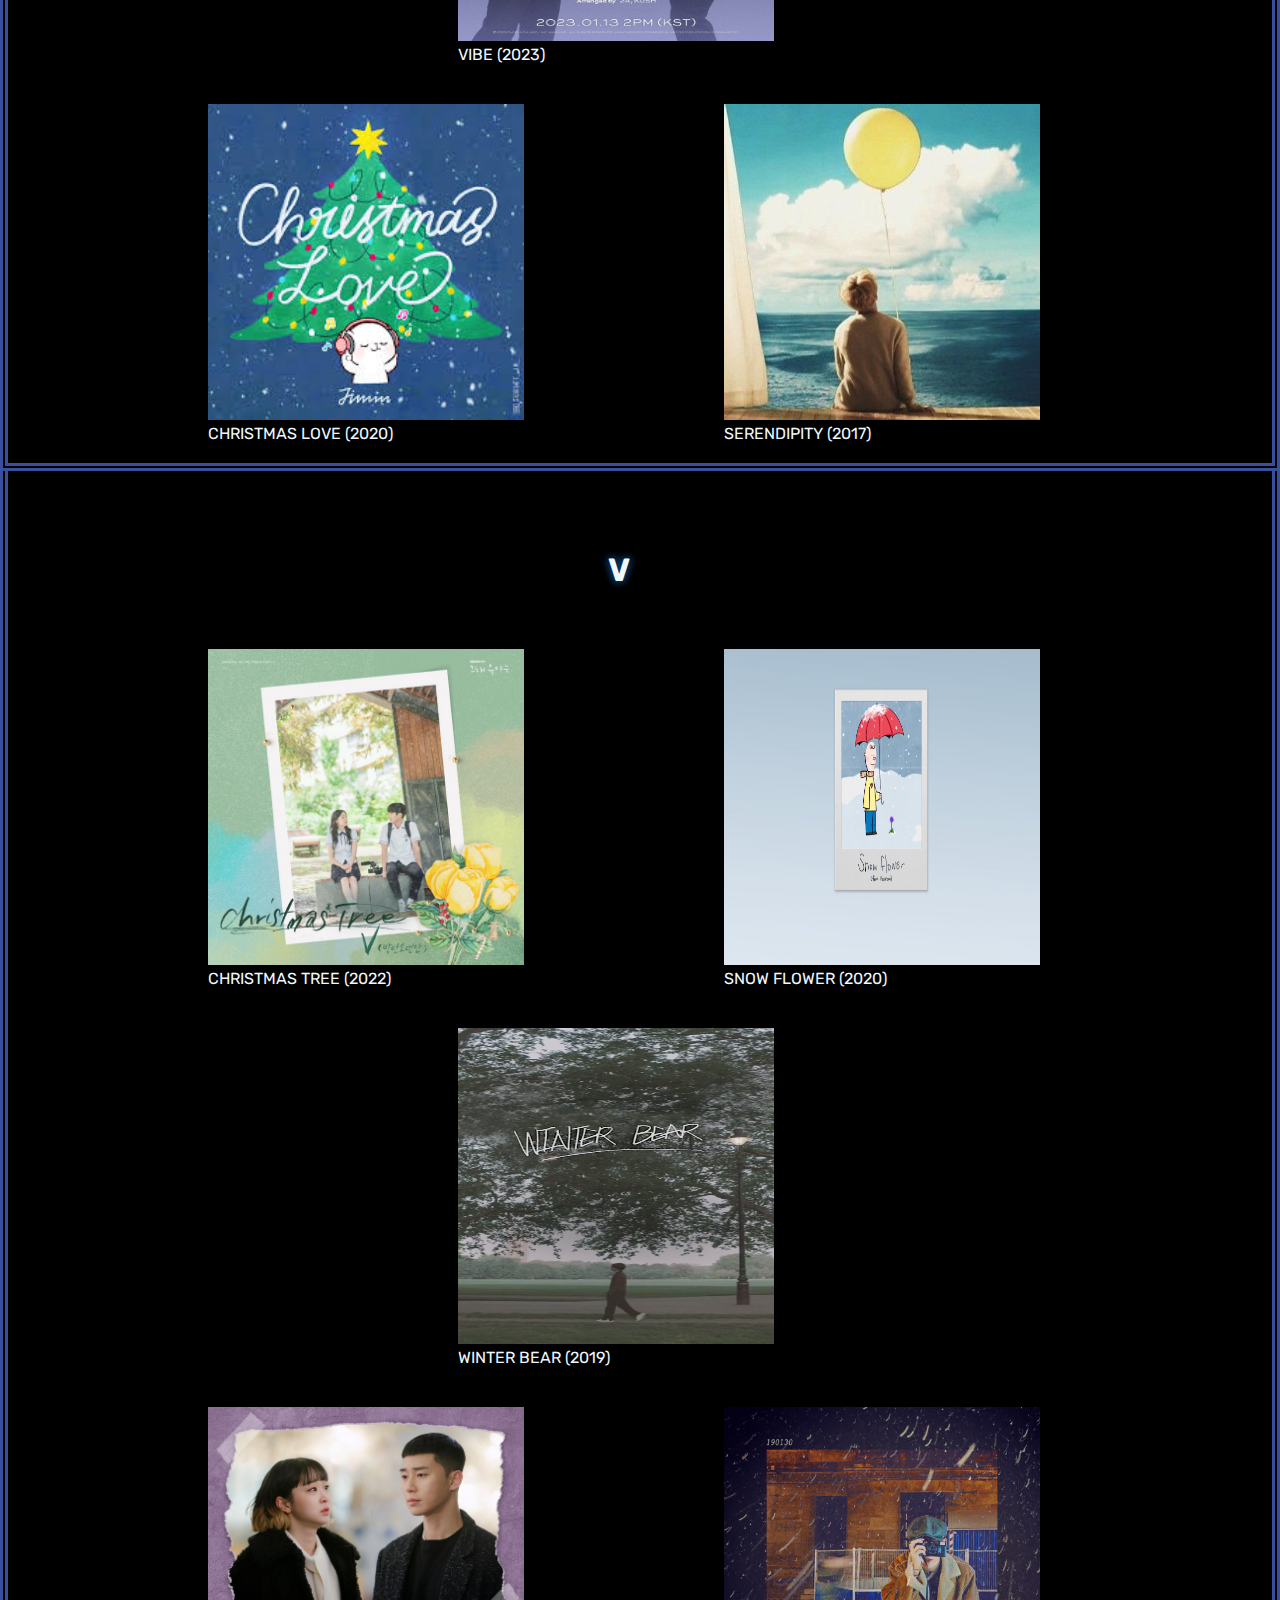
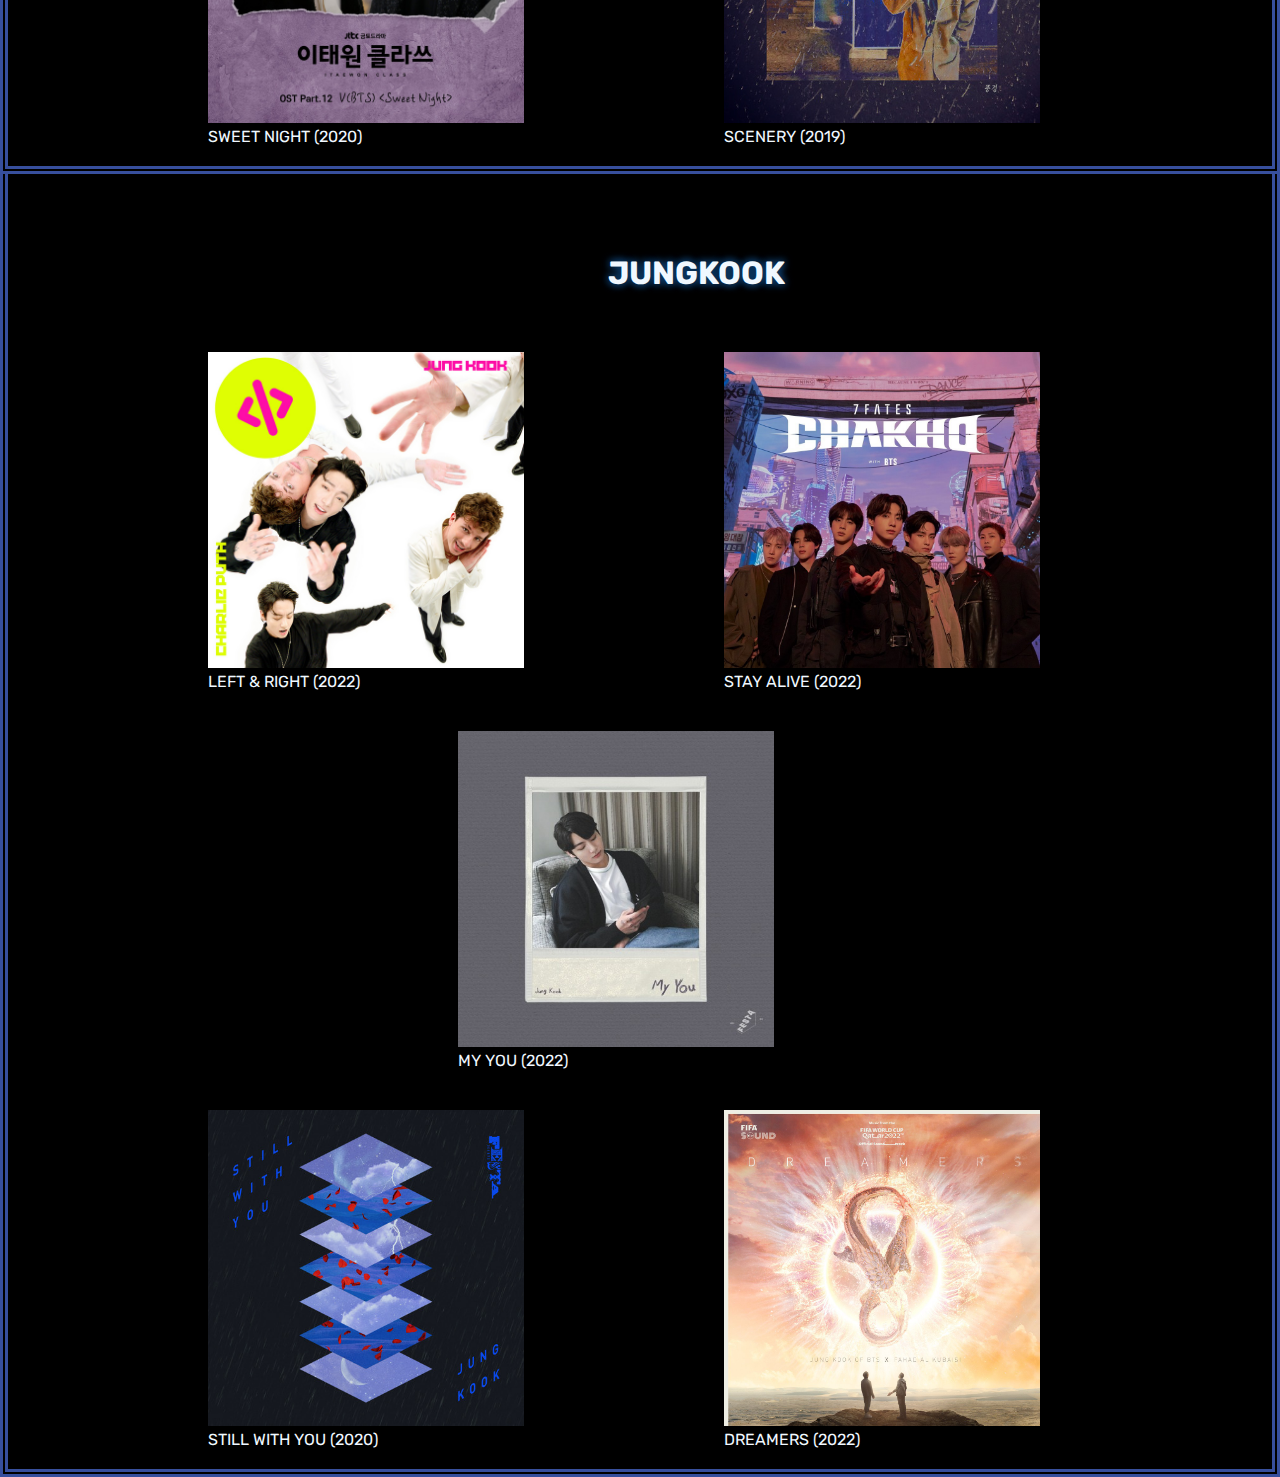
<file: html/solo.html>
<!DOCTYPE html>
<html lang="en">
<head>
    <meta charset="UTF-8">
    <meta http-equiv="X-UA-Compatible" content="IE=edge">
    <meta name="viewport" content="width=device-width, initial-scale=1.0">
    <link rel="stylesheet" href="/css/solo.css">
    <link href="https://fonts.googleapis.com/css2?family=Rubik:wght@300&display=swap" rel="stylesheet">
    <title>Solo Projects</title>
</head>
<body>
    <div class="main">
        <nav>
            <a href=index.html><img src="/pics/members/btslogo.png" alt="bts logo"></a>
            <div class="nav-links" id="navLinks">
                <ul>
                    <li><a href="/html/index.html">HOME</a></li>
                    <li><a href="/html/bangtan.html">ABOUT</a></li>
                    <li><a href="/html/discography.html">DISCOGRAPHY</a></li>
                    <li><a href="/html/achievements.html">ACHIEVEMENTS</a></li>
                    <li><a href="/html/solo.html">SOLOS</a></li>
                    <li><a href="">SOCIALS</a></li>
                    <li><a href="">REFERENCES</a></li>
                </ul>
            </div>
            </nav>
    </div>
<div class="solos">
    <h1>SOLO PROJECTS</h1>
    <div class="rmsolo">
        <h1>RM</h1>
        <div class="rmfirst">
            <div class="indigo">
                <a href="https://open.spotify.com/album/2wGinO7YWLHN2sULIr4a7v?si=23389b59cbb14ec2"><img src="/pics/solos/indigo.jpeg" alt="indigo"></a>
                <p>INDIGO (2022)</p>
            </div>
            <div class="mono">
                <a href="https://open.spotify.com/album/1vsTrL1h2bRHP1kUPvlIyb?si=8dd8e46912f64376"><img src="/pics/solos/mono.jpg" alt="mono"></a>
                <p>MONO (2018)</p>
            </div>
        </div>
        <div class="rm1">
            <a href="https://soundcloud.com/bangtan/sets/rm-rap-monster?utm_source=clipboard&utm_medium=text&utm_campaign=social_sharing"><img src="/pics/solos/RM.jpg" alt="RM"></a>
            <p>RM (2015)</p>
        </div>
        <div class="rmsecond">
            <div class="dont">
                <a href="https://open.spotify.com/track/6KE3Fs6LMzi4hJI3eFqyLC?si=ad908d6a57cd4247"><img src="/pics/solos/dont.jpeg" alt="dont"></a>
                <p>DON'T (2021)</p>
            </div>
            <div class="coy">
                <a href="https://open.spotify.com/track/7AyaV1Ga66yguStIr20zsO?si=d4d00f10923e4966"><img src="/pics/solos/cryingoveryou.jpeg" alt="cryingoveryou"></a>
                <p>CRYING OVER YOU (2018)</p>
            </div>
        </div>
    </div>
    <div class="jinsolo">
        <h1>JIN</h1>
        <div class="jinfirst">
            <div class="astronaut">
                <a href="https://open.spotify.com/track/0h7QMc9ZRzA9QJrbEHytn2?si=f2e9dac805434a36"><img src="/pics/solos/astronaut.jpeg" alt="astronaut"></a>
                <p>THE ASTRONAUT (2022)</p>
            </div>
            <div class="abyss">
                <a href="https://open.spotify.com/track/40BomFCBuJok3OjxM9oG7e?si=3dbac00642164555"><img src="/pics/solos/abyss.jpg" alt="abyss"></a>
                <p>ABYSS (2020)</p>
            </div>
        </div>
        <div class="tonight">
            <a href="https://open.spotify.com/track/2P6PLe4ojigLUp4CWMkcAI?si=ec4dba73388d40ad"><img src="/pics/solos/tonight.jpeg" alt="tonight"></a>
            <p>TONIGHT (2019)</p>
        </div>
        <div class="jinsecond">
            <div class="yours">
                <a href="https://open.spotify.com/track/66sBTYlkaiyBwf4fhbIHlZ?si=1d978f1d338e4275"><img src="/pics/solos/yours.jpg" alt="yours"></a>
                <p>YOURS (2021)</p>
            </div>
            <div class="awake">
                <a href="https://open.spotify.com/track/3gxNkvcP8scSzL6mGznTn3?si=71c33e12fc5c4e6c"><img src="/pics/solos/awake.jpg" alt="awake"></a>
                <p>AWAKE (2016)</p>
            </div>
        </div>
    </div>
    <div class="ygsolo">
        <h1>SUGA</h1>
        <div class="ygfirst">
            <div class="agustd">
                <a href="https://open.spotify.com/album/2hmdAuhyFedjZOYfBJe3ec?si=f2499e20ab3f441e"><img src="/pics/solos/agustd.jpeg" alt="agustd"></a>
                <p>AGUSTD (2016)</p>
            </div>
            <div class="d2">
                <a href="https://open.spotify.com/artist/5RmQ8k4l3HZ8JoPb4mNsML?si=91453ab788c7415e"><img src="/pics/solos/d2.jpg" alt="d2"></a>
                <p>D2 (2020)</p>
            </div>
        </div>
        <div class="that">
            <a href="https://open.spotify.com/track/7GNRUsU3M4XNDDB9xle5Dz?si=df4e50c2028d4afe"><img src="/pics/solos/that.jpg" alt="thatthat"></a>
            <p>THAT THAT (2022)</p>
        </div>
        <div class="ygsecond">
            <div class="gomd">
                <a href="https://open.spotify.com/track/59bY27SZQ4r25o02vqOhgC?si=ce44dc0d491d45d2"><img src="/pics/solos/gomd.jpeg" alt="gomd"></a>
                <p>GIRL OF MY DREAMS (2021)</p>
            </div>
            <div class="eight">
                <a href="https://open.spotify.com/track/0pYacDCZuRhcrwGUA5nTBe?si=2eda671fb62f4d34"><img src="/pics/solos/eight.jpg" alt="eight"></a>
                <p>EIGHT (2020)</p>
            </div>
        </div>
    </div>
    <div class="hsksolo">
        <h1>J-HOPE</h1>
        <div class="hskfirst">
            <div class="hope">
                <a href="https://open.spotify.com/album/0XX1044L7ovU5aon6nRiF7?si=2793cbb3ce3c448c"><img src="/pics/solos/hopewrld.jpg" alt="hopeworld"></a>
                <p>HOPE WORLD (2018)</p>
            </div>
            <div class="jitb">
                <a href="https://open.spotify.com/album/0FrC9lzgVhziJenigsrXdl?si=0ebd00bec9b74f5a"><img src="/pics/solos/jitb.png" alt="jackinthebox"></a>
                <p>JACK IN THE BOX (2022)</p>
            </div>
        </div>
        <div class="rush">
            <a href="https://open.spotify.com/track/5aucVLKiumD89mxVCB4zvS?si=19d149cc1c0340f9"><img src="/pics/solos/rushhour.jpg" alt="rushhour"></a>
            <p>RUSH HOUR (2022)</p>
        </div>
        <div class="hsksecond">
            <div class="cns">
                <a href="https://open.spotify.com/track/2y6Ty2NPAsP84XJAtzLxuk?si=a76a2b1de6d94a4b"><img src="/pics/solos/cns.jpeg" alt="chickennoodlesoup"></a>
                <p>CHICKEN NOODLE SOUP (2019)</p>
            </div>
            <div class="blueside">
                <a href="https://open.spotify.com/track/1nwdfbj4UyRMpa9L98a4Yi?si=ff3c358be010465d"><img src="/pics/solos/blueside.jpg" alt="blueside"></a>
                <p>BLUE SIDE (2018)</p>
            </div>
        </div>
    </div>
    <div class="jmsolo">
        <h1>JIMIN</h1>
        <div class="jmfirst">
            <div class="promise">
                <a href="https://soundcloud.com/user-179929042/sets/jimin?utm_source=clipboard&utm_medium=text&utm_campaign=social_sharing"><img src="/pics/solos/promise.jpg" alt="promise"></a>
                <p>PROMISE (2018)</p>
            </div>
            <div class="withyou">
                <a href="https://open.spotify.com/track/2gzhQaCTeNgxpeB2TPllyY?si=3fa48d8664834b59"><img src="/pics/solos/withyou.jpeg" alt="withyou"></a>
                <p>WITH YOU (2022)</p>
            </div>
        </div>
        <div class="vibe">
            <a href="https://open.spotify.com/track/14XLUySagFhP9KoqOTg5ka?si=ca3314d431774bf9"><img src="/pics/solos/vibe.jpeg" alt="vibe"></a>
            <p>VIBE (2023)</p>
        </div>
        <div class="jmsecond">
            <div class="christmaslove">
                <a href="https://soundcloud.com/bangtan/christmas-love-by-jimin-of-bts?utm_source=clipboard&utm_medium=text&utm_campaign=social_sharing"><img src="/pics/solos/christmaslove.jpeg" alt="christmaslove"></a>
                <p>CHRISTMAS LOVE (2020)</p>
            </div>
            <div class="serendipity">
                <a href="https://open.spotify.com/track/1dS4l6xmdgEhCZTAhdOm4N?si=61dbed314e834206"><img src="/pics/solos/serendipity.jpg" alt="serendipity"></a>
                <p>SERENDIPITY (2017)</p>
            </div>
        </div>
    </div>
    <div class="thsolo">
        <h1>V</h1>
        <div class="thfirst">
            <div class="christmastree">
                <a href="https://open.spotify.com/track/186NCtNk1tUYS7c2DxgJ7O?si=a665bfebfc954d2b"><img src="/pics/solos/christmastree.jpeg" alt="christmastree"></a>
                <p>CHRISTMAS TREE (2022)</p>
            </div>
            <div class="snowflower">
                <a href="https://soundcloud.com/bangtan/snow-flower-by-v-of-bts-feat-peakboy?utm_source=clipboard&utm_medium=text&utm_campaign=social_sharing"><img src="/pics/solos/snowflower.jpeg" alt="snowflower"></a>
                <p>SNOW FLOWER (2020)</p>
            </div>
        </div>
        <div class="winterbear">
            <a href="https://soundcloud.com/bangtan/kimv02?utm_source=clipboard&utm_medium=text&utm_campaign=social_sharing"><img src="/pics/solos/winterbear.jpeg" alt="winterbear"></a>
            <p>WINTER BEAR (2019)</p>
        </div>
        <div class="thsecond">
            <div class="sweetnight">
                <a href="https://open.spotify.com/track/39EXZNMxb4RBHlRjnRaOKp?si=6cc0a8c1eee04d51"><img src="/pics/solos/sweetnight.jpeg" alt="sweetnight"></a>
                <p>SWEET NIGHT (2020)</p>
            </div>
            <div class="scenery">
                <a href="https://soundcloud.com/user-88483706/bts-v-scenery?utm_source=clipboard&utm_medium=text&utm_campaign=social_sharing"><img src="/pics/solos/scenery.jpg" alt="scenery"></a>
                <p>SCENERY (2019)</p>
            </div>
        </div>
    </div>
    <div class="jksolo">
        <h1>JUNGKOOK</h1>
        <div class="jkfirst">
            <div class="leftandright">
                <a href="https://open.spotify.com/track/0mBP9X2gPCuapvpZ7TGDk3?si=0a8fa3db772f48fb"><img src="/pics/solos/leftandright.jpeg" alt="leftandright"></a>
                <p>LEFT & RIGHT (2022)</p>
            </div>
            <div class="stayalive">
                <a href="https://open.spotify.com/track/7CAdT0HdiQNlt1C7xk2hep?si=d114babfba274c8d"><img src="/pics/solos/stayalive.jpg" alt="stayalive"></a>
                <p>STAY ALIVE (2022)</p>
            </div>
        </div>
        <div class="myyou">
            <a href="https://soundcloud.com/bangtan/song-for-army-0613?utm_source=clipboard&utm_medium=text&utm_campaign=social_sharing"><img src="/pics/solos/myyou.jpg" alt="myyou"></a>
            <p>MY YOU (2022)</p>
        </div>
        <div class="jksecond">
            <div class="swy">
                <a href="https://soundcloud.com/vk-shipper-656437167/still-with-you-jungkook?utm_source=clipboard&utm_medium=text&utm_campaign=social_sharing"><img src="/pics/solos/stillwithyou.jpg" alt="stillwithyou"></a>
                <p>STILL WITH YOU (2020)</p>
            </div>
            <div class="dreamers">
                <a href="https://open.spotify.com/track/1RDvyOk4WtPCtoqciJwVn8?si=c20f6166c9a941b0"><img src="/pics/solos/dreamers.jpg" alt="dreamers"></a>
                <p>DREAMERS (2022)</p>
            </div>
        </div>
    </div>
</div>
</body>
</html>
</file>
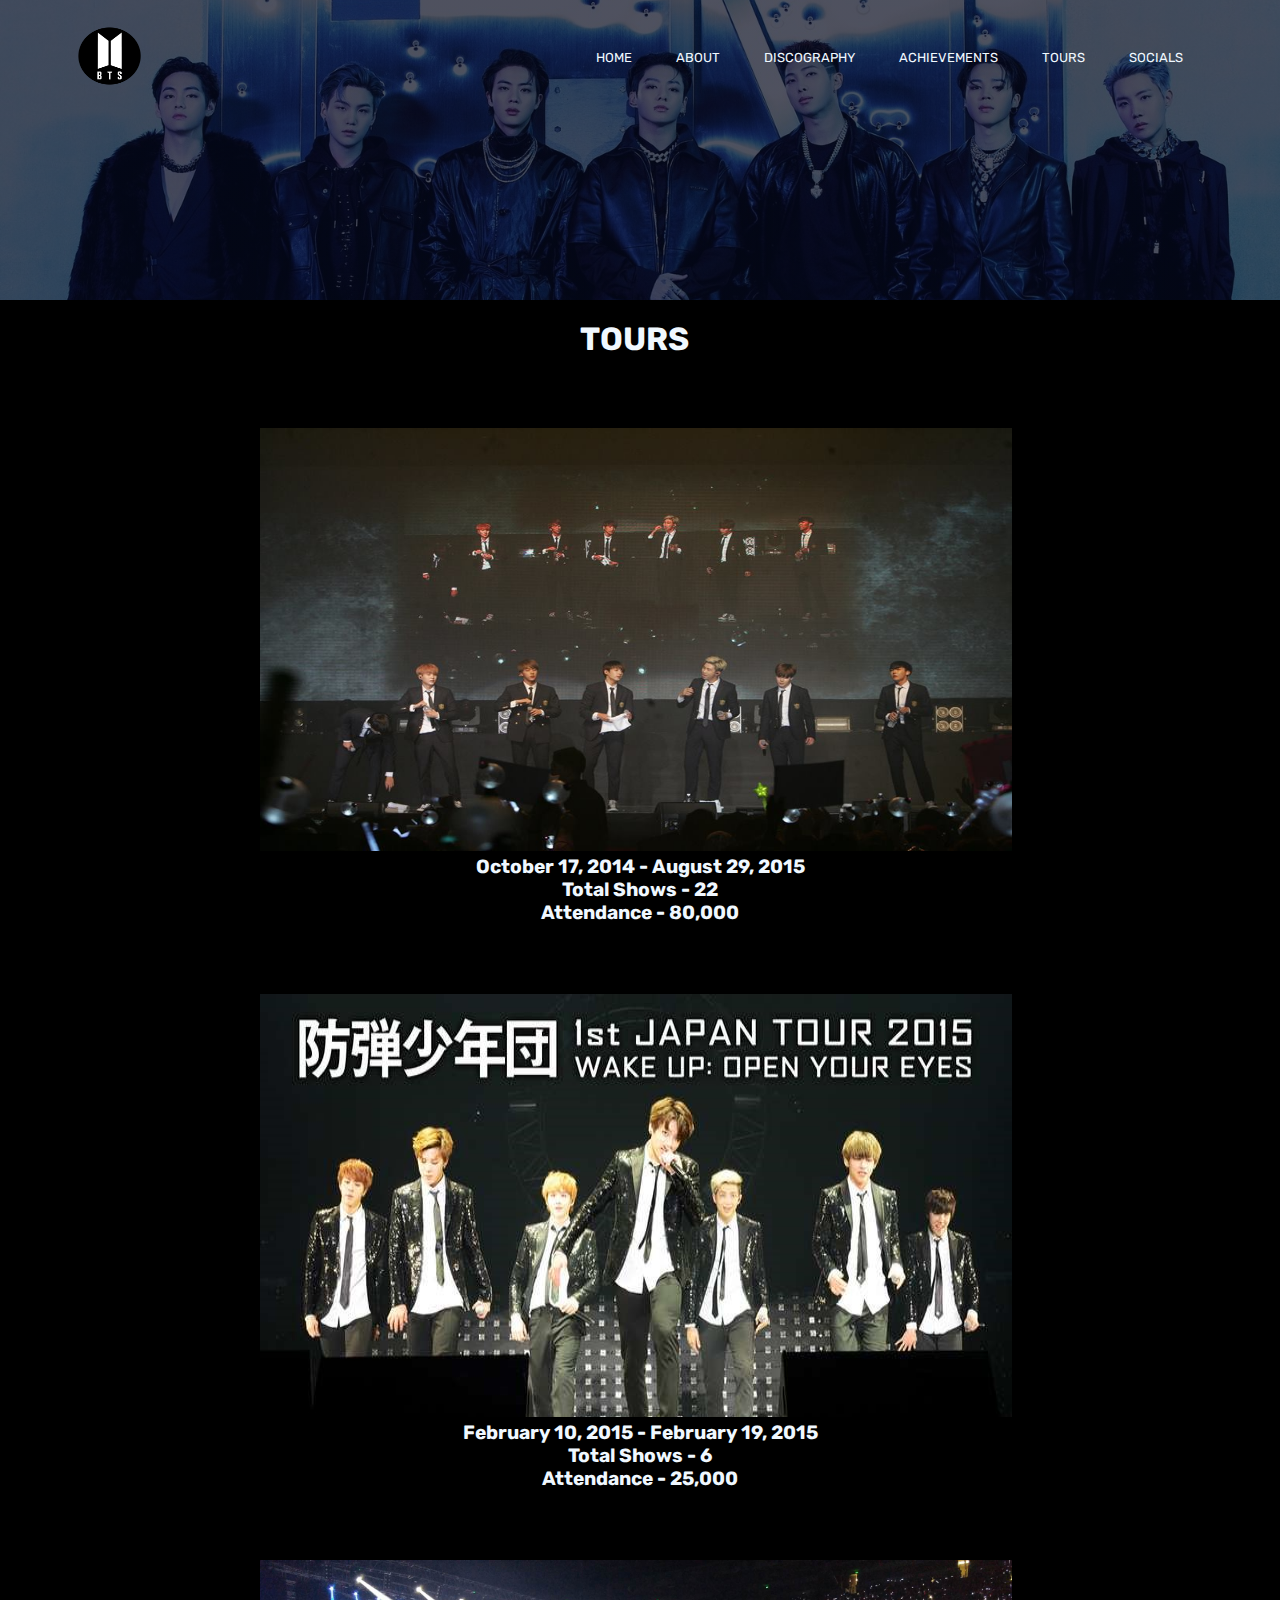
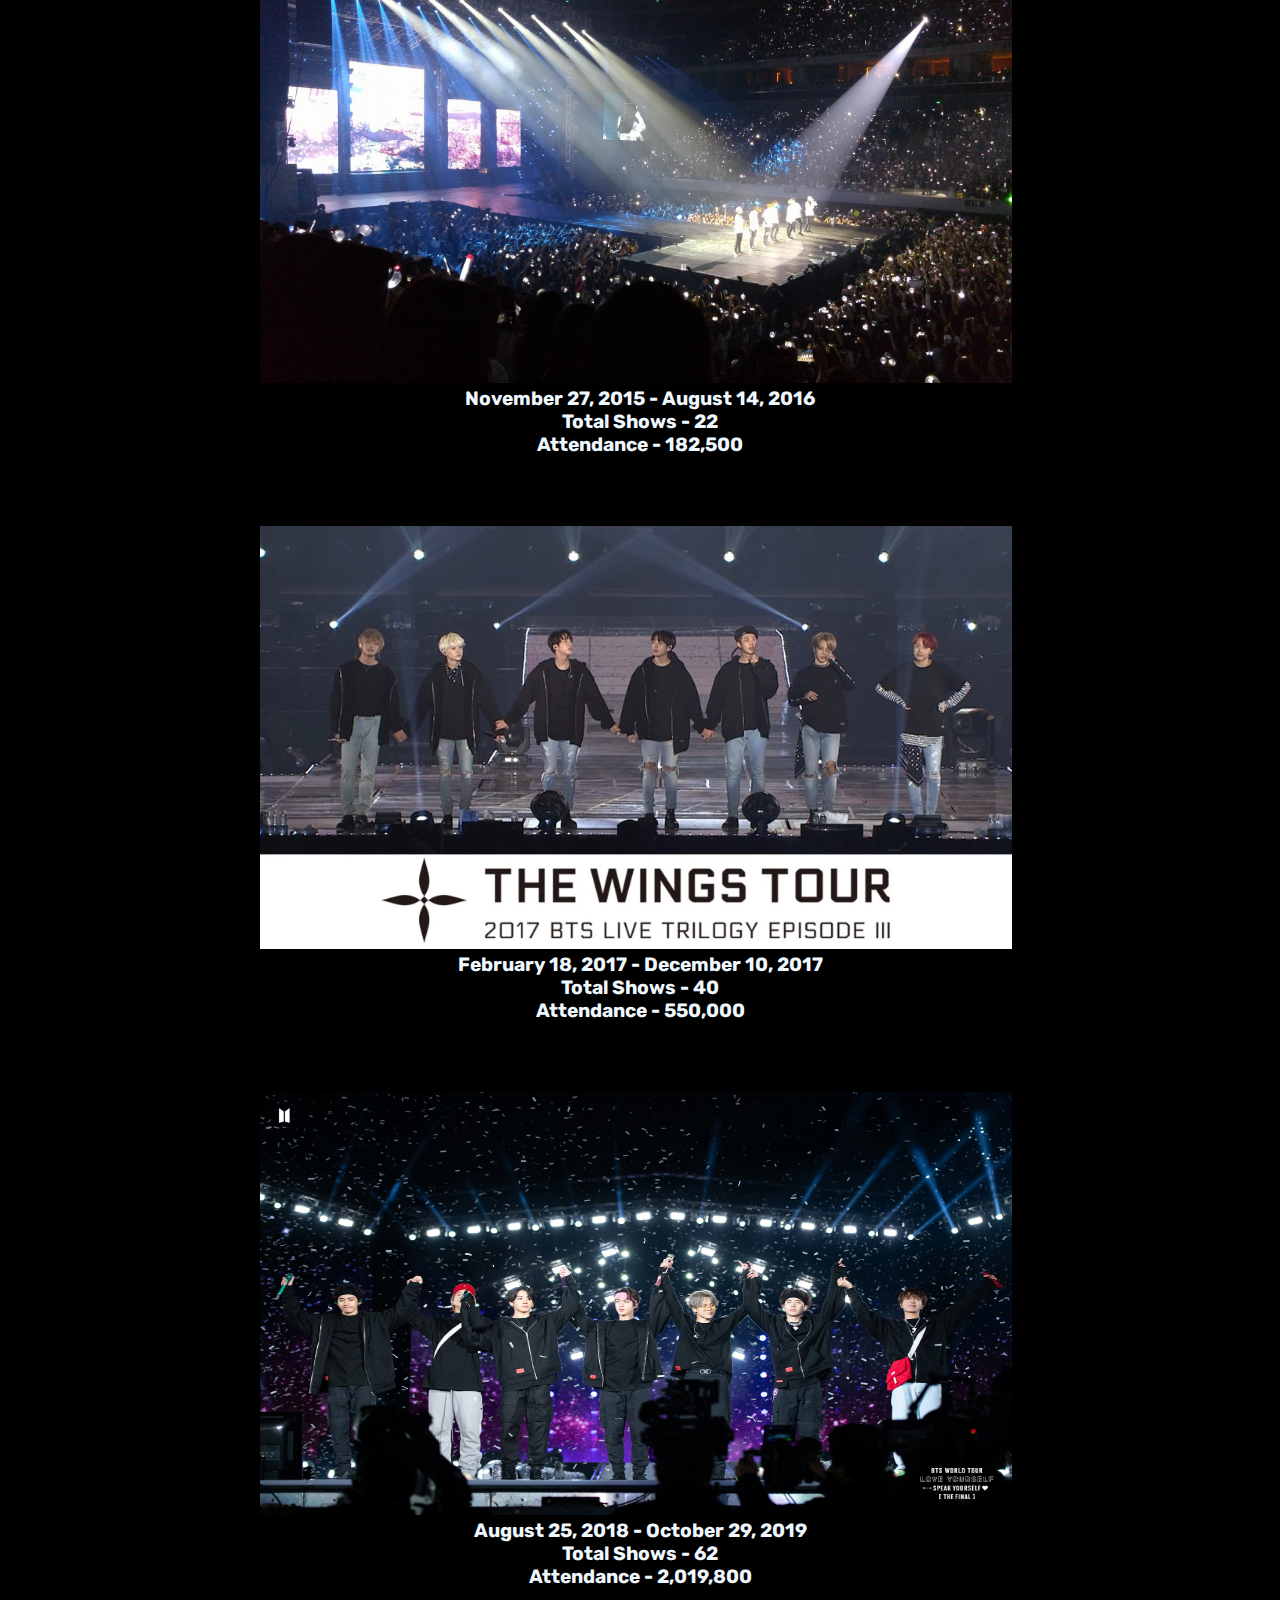
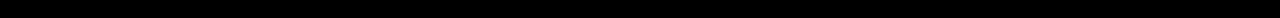
<file: html/tour.html>
<!DOCTYPE html>
<html lang="en">
<head>
    <meta charset="UTF-8">
    <meta http-equiv="X-UA-Compatible" content="IE=edge">
    <meta name="viewport" content="width=device-width, initial-scale=1.0">
    <link rel="stylesheet" href="/css/tour.css">
    <link href="https://fonts.googleapis.com/css2?family=Rubik:wght@300&display=swap" rel="stylesheet">
    <link rel="stylesheet" href="https://cdnjs.cloudflare.com/ajax/libs/font-awesome/6.2.1/css/all.min.css">
    <title>Solo Projects</title>
</head>
<body>
    <div class="main">
        <nav>
            <a href=index.html><img src="/pics/members/btslogo.png" alt="bts logo"></a>
            <div class="nav-links" id="navLinks">
                <i class="fa fa-times" onclick="hideMenu()"></i>
                <ul>
                    <li><a href="/html/index.html">HOME</a></li>
                    <li><a href="/html/bangtan.html">ABOUT</a></li>
                    <li><a href="/html/discography.html">DISCOGRAPHY</a></li>
                    <li><a href="/html/achievements.html">ACHIEVEMENTS</a></li>
                    <li><a href="/html/tour.html">TOURS</a></li>
                    <li><a href="/html/socials.html">SOCIALS</a></li>
                </ul>
            </div>
            <i class="fa fa-bars" onclick="showMenu()"></i>
            </nav>
    </div>
    <div class="tour">
        <h1>TOURS</h1>
        <div class="redbullet">
            <img src="/pics/tour/redbullet.jpg" alt="The Red Bullet Tour">
            <p>October 17, 2014 - August 29, 2015</p>
            <p>Total Shows - 22</p>
            <p>Attendance - 80,000</p>
        </div>
        <div class="wakeup">
            <img src="/pics/tour/wakeup.jpg" alt="Wake Up tour in Japan">
            <p>February 10, 2015 - February 19, 2015</p>
            <p>Total Shows - 6</p>
            <p>Attendance - 25,000</p>
        </div>
        <div class="hyyh">
            <img src="/pics/tour/themostbeautiful.jpg" alt="The Most Beautiful Moment In Life Tour">
            <p>November 27, 2015 - August 14, 2016</p>
            <p>Total Shows - 22</p>
            <p>Attendance - 182,500</p>
        </div>
        <div class="wings">
            <img src="/pics/tour/wings.webp" alt="The Wings Tour">
            <p>February 18, 2017 - December 10, 2017</p>
            <p>Total Shows - 40</p>
            <p>Attendance - 550,000</p>
        </div>
        <div class="ly">
            <img src="/pics/tour/loveyourself.jpeg" alt="Love Yourself Tour">
            <p>August 25, 2018 - October 29, 2019</p>
            <p>Total Shows - 62</p>
            <p>Attendance - 2,019,800</p>
        </div>
    </div>
    <script>
        var navLinks=document.getElementById("navLinks");
        function showMenu(){
            navLinks.style.right="0"
        }
        function hideMenu(){
            navLinks.style.right="-200px"
        }
    </script>
</body>
</html>
</file>
<file: css/achievements.css>
*{
    margin: 0;
    padding: 0;
    font-family: Rubik;
    color: white;
}
body{
    background-color: black;
}
.main{
    height: 300px;
    width: 100%;
    background-image: linear-gradient(rgba(4,9,30,0.7),rgba(4,9,30,0.7)),url(/pics/members/btsnav.jpg);
    background-position: center;
    background-repeat: no-repeat;
    background-size:cover;
    position: relative;
}
.main nav img{
    height: 60px;
    width: 65px;
    padding-right: 30px;
}
.main nav{
    display: flex;
    padding:2% 6%;
    justify-content: space-between;
    align-items: center;
}
.main .nav-links{
    flex: 1;
    text-align: right;
}
.main .nav-links ul li{
    list-style: none;
    display: inline-block;
    padding-top: 10px;
    padding-bottom: 10px;
    padding-left: 20px;
    padding-right: 20px;
    position: relative;
}
.main .nav-links ul li a{
    color:aliceblue;
    text-decoration: none;
    font-size: 13px;
}
.main .nav-links ul li::after{
    content:'';
    width: 0%;
    height: 2px;
    background: #3382cb;
    display: block;
    margin: auto;
}
.main .nav-links ul li:hover::after{
    width: 100%;
    transition: 0.5s;
}
.major{
    display: flex;
}
.major .awards h1{
    padding-top: 10px;
    padding-bottom: 10px;
    text-decoration: underline #4f75e8;
}
.major .awards ul{
    position: absolute;
    width: 450px;
    box-sizing: border-box;
    padding-left: 70px;
}
.awards h1{
    padding-left: 80px;
}
.major .awards ul li{
    display: flex;
    background: rgba(255, 255, 255, 0.916);
    padding:10px 20px;
    font-weight: bold;
    color: #112851;
    margin:5px 0;
    transition:0.5s;
}
.major .achievements{
    padding-left: 370px;
}
.major .achievements h1{
    padding-top: 10px;
    padding-bottom: 20px;
    text-decoration: underline #4f75e8;
}
.major .achievements ul{
    position: absolute;
    width: 450px;
    box-sizing: border-box;
}
.major .achievements ul li{
    display: flex;
    background: rgba(255,255,255,.9);
    padding:10px 20px;
    color:#112851;
    font-weight: bold;
    margin:5px 0;
    transition:0.5s;
}
.major .awards ul li:hover{
    transform: scale(1.06);
    color: #205fbf;
}
.major .achievements ul li:hover{
    transform: scale(1.06);
    color: #205fbf;
}
.main nav .fa{
    display: none;
}
@media(max-width:700px){
    .main .text h1{
        font-size: 25px;
    }
    .main .nav-links ul li{
        display: block;
    }
    .main .nav-links{
        position: absolute;
        background: #000000;
        height: 100vh;
        width: 200px;
        top:0;
        right: -200px;
        text-align: left;
        z-index:2;
        transition: 1s;
    }
    .main nav .fa{
        display: block;
        color: #fff;
        margin: 10px;
        font-size: 22px;
        cursor: pointer;
    }
    .main .nav-links ul{
        padding:30px;
    }
}
</file>
<file: css/bangtan.css>
*{
    margin:0;
    padding:0;
}
body{
    background-color: black;
    color: #fbfdff;
    font-family: Rubik;
}
.main{
    height: 300px;
    width: 100%;
    background-image: linear-gradient(rgba(4,9,30,0.7),rgba(4,9,30,0.7)),url(/pics/members/btsnav.jpg);
    background-position: center;
    background-repeat: no-repeat;
    background-size:cover;
    position: relative;
}
.main nav img{
    height: 60px;
    width: 65px;
    padding-right: 30px;
}
.main nav{
    display: flex;
    padding:2% 6%;
    justify-content: space-between;
    align-items: center;
}
.main .nav-links{
    flex: 1;
    text-align: right;
}
.main .nav-links ul li{
    list-style: none;
    display: inline-block;
    padding-top: 10px;
    padding-bottom: 10px;
    padding-left: 20px;
    padding-right: 20px;
    position: relative;
}
.main .nav-links ul li a{
    color:aliceblue;
    text-decoration: none;
    font-size: 13px;
}
.main .nav-links ul li::after{
    content:'';
    width: 0%;
    height: 2px;
    background: #3382cb;
    display: block;
    margin: auto;
}
.main .nav-links ul li:hover::after{
    width: 100%;
    transition: 0.5s;
}
.container{
    display:flex;
    flex-direction: column;
}
.container .info{
    display: flex;
    flex-direction: column;
}
.container .info .heading{
    padding-left: 475px;
    padding-right: 80px;
    padding-top: 40px;
    padding-bottom: 40px;
}
.container .info .heading h1{
    font-size: 45px;
}
.container .info .para{
    padding-right: 80px;
    padding-left: 80px;
}
.container .info .para p{
    text-align: justify;
}
.members{
    display: flex;
    flex-direction: column;
}
.members .title{
    text-align: center;
    padding-top: 50px;
    padding-bottom: 30px;
}
.members .title h1{
    font-size: 50px;
}
.members .images .three{
    display:flex;
    flex-direction: row;
}
.members .Namjoon img{
    width: 350px;
    height: 350px;
    padding-left: 32px;
    padding-right: 32px;
}
.members .Namjoon h1{
    padding-left: 180px;
    font-size: 20px;
}
.members .Namjoon p{
    padding-left: 120px
}
.members .Seokjin img{
    width: 350px;
    height: 350px;
    padding-left: 32px;
    padding-right: 32px;
}
.members .Seokjin h1{
    padding-left: 180px;
    font-size: 20px;
}
.members .Seokjin p{
    padding-left: 120px
}
.members .Yoongi img{
    width: 350px;
    height: 350px;
    padding-left: 32px;
    padding-right: 32px;
}
.members .Yoongi h1{
    padding-left: 180px;
    font-size: 20px;
}
.members .Yoongi p{
    padding-left: 120px
}
.members .images .next{
    display:flex;
    flex-direction: row;
}
.members .Hoseok img{
    width: 350px;
    height: 350px;
    padding-left: 32px;
    padding-right: 32px;
    padding-top: 30px;
}
.members .Hoseok h1{
    padding-left: 180px;
    font-size: 20px;
}
.members .Hoseok p{
    padding-left: 120px
}
.members .Jimin img{
    width: 350px;
    height: 350px;
    padding-left: 32px;
    padding-right: 32px;
    padding-top: 30px;
}
.members .Jimin h1{
    padding-left: 180px;
    font-size: 20px;
}
.members .Jimin p{
    padding-left: 120px
}
.members .Taehyung img{
    width: 350px;
    height: 350px;
    padding-left: 32px;
    padding-right: 32px;
    padding-top: 30px;
}
.members .Taehyung h1{
    padding-left: 180px;
    font-size: 20px;
}
.members .Taehyung p{
    padding-left: 120px
}
.members .Jungkook img{
    width: 350px;
    height: 350px;
    padding-left: 445px;
    padding-top: 30px;
}
.members .Jungkook h1{
    padding-left: 550px;
    font-size: 20px;
}
.members .Jungkook p{
    padding-left: 480px
}
.main nav .fa{
    display: none;
}
@media(max-width:700px){
    .main .text h1{
        font-size: 25px;
    }
    .main .nav-links ul li{
        display: block;
    }
    .main .nav-links{
        position: absolute;
        background: #000000;
        height: 100vh;
        width: 200px;
        top:0;
        right: -200px;
        text-align: left;
        z-index:2;
        transition: 1s;
    }
    .main nav .fa{
        display: block;
        color: #fff;
        margin: 10px;
        font-size: 22px;
        cursor: pointer;
    }
    .main .nav-links ul{
        padding:30px;
    }
}
</file>
<file: css/discography.css>
*{
    margin:0;
    padding:0;
}
body{
    background-color: black;
    color: aliceblue;
    font-family: Rubik;
}
.main{
    height: 300px;
    width: 100%;
    background-image: linear-gradient(rgba(4,9,30,0.7),rgba(4,9,30,0.7)),url(/pics/members/btsnav.jpg);
    background-position: center;
    background-repeat: no-repeat;
    background-size:cover;
    position: relative;
}
.main nav img{
    height: 60px;
    width: 65px;
    padding-right: 30px;
}
.main nav{
    display: flex;
    padding:2% 6%;
    justify-content: space-between;
    align-items: center;
}
.main .nav-links{
    flex: 1;
    text-align: right;
}
.main .nav-links ul li{
    list-style: none;
    display: inline-block;
    padding-top: 10px;
    padding-bottom: 10px;
    padding-left: 20px;
    padding-right: 20px;
    position: relative;
}
.main .nav-links ul li a{
    color:aliceblue;
    text-decoration: none;
    font-size: 13px;
}
.main .nav-links ul li::after{
    content:'';
    width: 0%;
    height: 2px;
    background: #3382cb;
    display: block;
    margin: auto;
}
.main .nav-links ul li:hover::after{
    width: 100%;
    transition: 0.5s;
}
h1{
    padding-top: 30px;
    text-align: center;
    padding-bottom: 30px;
}

img{
    width: 300px;
    height: 300px;
}

.first{
    display: flex;
    flex-wrap: wrap;
    justify-content: space-evenly;
    margin-bottom: 20px;
    padding-top: 20px;
}

.second{
    display: flex;
    flex-wrap: wrap;
    justify-content: space-evenly;
    margin-bottom: 20px;
    padding-top: 20px;
}

.third{
    display: flex;
    flex-wrap: wrap;
    justify-content: space-evenly;
    margin-bottom: 20px;
    padding-top: 20px;
}

.fourth{
    display: flex;
    flex-wrap: wrap;
    justify-content: space-evenly;
    margin-bottom: 20px;
    padding-top: 20px;
}

.fifth{
    display: flex;
    flex-wrap: wrap;
    justify-content: space-evenly;
    margin-bottom: 20px;
    padding-top: 20px;
}
.proof{
    display: flex;
    flex-direction: column;
    align-items: center;
    padding-top: 20px;

}
.albums .first img:hover{
    transform:scale(1.06);
}

.albums .second img:hover{
    transform:scale(1.06);
}

.albums .third img:hover{
    transform:scale(1.06);
}

.albums .fourth img:hover{
    transform:scale(1.06);
}


.albums .fifth img:hover{
    transform:scale(1.06);
}

.albums .proof img:hover{
    transform:scale(1.06);
}
</file>
<file: css/solo.css>
*{
    margin:0;
    padding:0;
}
body{
    background-color: black;
    font-family: Rubik;
    color: aliceblue;
}
.main{
    height: 300px;
    width: 100%;
    background-image: linear-gradient(rgba(4,9,30,0.7),rgba(4,9,30,0.7)),url(/pics/members/btsnav.jpg);
    background-position: center;
    background-repeat: no-repeat;
    background-size:cover;
    position: relative;
}
.main nav img{
    height: 60px;
    width: 65px;
    padding-right: 30px;
}
.main nav{
    display: flex;
    padding:2% 6%;
    justify-content: space-between;
    align-items: center;
}
.main .nav-links{
    flex: 1;
    text-align: right;
}
.main .nav-links ul li{
    list-style: none;
    display: inline-block;
    padding-top: 10px;
    padding-bottom: 10px;
    padding-left: 20px;
    padding-right: 20px;
    position: relative;
}
.main .nav-links ul li a{
    color:aliceblue;
    text-decoration: none;
    font-size: 13px;
}
.main .nav-links ul li::after{
    content:'';
    width: 0%;
    height: 2px;
    background: #3382cb;
    display: block;
    margin: auto;
}
.main .nav-links ul li:hover::after{
    width: 100%;
    transition: 0.5s;
}
.solos{
    display: flex;
    flex-direction: column;
}
.solos h1{
    padding-left: 500px;
    padding-top: 20px;
    padding-bottom: 20px;
    text-shadow: 0 0 7px #00213b, 0 0 8px #217cdc;
}
.solos .rmsolo{
    border: 8px;
    border-style: double;
    border-color:  #374f9d;
}
.solos .jinsolo{
    border: 8px;
    border-style: double;
    border-color: #374f9d;
    border-top: 30px;
}
.solos .ygsolo{
    border: 8px;
    border-style: double;
    border-color:  #374f9d;
    border-top: 30px;
}
.solos .hsksolo{
    border: 8px;
    border-style: double;
    border-color: #374f9d;
    border-top: 30px;
}
.solos .jmsolo{
    border: 8px;
    border-style: double;
    border-color: #374f9d;
    border-top: 30px;
}
.solos .thsolo{
    border: 8px;
    border-style: double;
    border-color:  #374f9d;
    border-top: 30px;
}
.solos .jksolo{
    border: 8px;
    border-style: double;
    border-color: #374f9d;
    border-top: 30px;
}
.solos .rmsolo h1{
    padding-left: 600px;
    padding-top: 20px;
}
.solos .rmsolo img{
    height: 316px;
    width: 316px;
    padding-top: 50px;
}
.solos .rmsolo .rmfirst{
    display: flex;
    flex-direction: row;
}
.solos .rmsolo .rmfirst .indigo{
    padding-left: 200px;
}
.solos .rmsolo .rmfirst .indigo:hover{
    transform: scale(1.06);
}
.solos .rmsolo .rmfirst .mono{
    padding-left: 200px;
}
.solos .rmsolo .rmfirst .mono:hover{
    transform: scale(1.06);
}
.solos .rmsolo .rm1{
    padding-left: 450px;
}
.solos .rmsolo .rm1:hover{
    transform: scale(1.06);
}
.solos .rmsolo .rmsecond{
    display: flex;
    flex-direction: row;
    padding-bottom: 20px;
}
.solos .rmsolo .rmsecond .dont{
    padding-left: 200px;
}
.solos .rmsolo .rmsecond .dont:hover{
    transform: scale(1.06);
}
.solos .rmsolo .rmsecond .coy{
    padding-left: 200px;
}
.solos .rmsolo .rmsecond .coy:hover{
    transform: scale(1.06);
}
.solos .jinsolo img{
    height: 316px;
    width: 316px;
    padding-top: 40px;
}
.solos .jinsolo h1{
    padding-left: 600px;
    padding-top: 80px;
}
.solos .jinsolo .jinfirst{
    display: flex;
    flex-direction: row;
}
.solos .jinsolo .jinfirst .astronaut{
    padding-left: 200px;
}
.solos .jinsolo .jinfirst .astronaut:hover{
    transform: scale(1.06);
}
.solos .jinsolo .jinfirst .abyss{
    padding-left: 200px;
}
.solos .jinsolo .jinfirst .abyss:hover{
    transform: scale(1.06);
}
.solos .jinsolo .tonight{
    padding-left: 450px;
}
.solos .jinsolo .tonight:hover{
    transform: scale(1.06);
}
.solos .jinsolo .jinsecond{
    display: flex;
    flex-direction: row;
    padding-bottom: 20px;
}
.solos .jinsolo .jinsecond .yours{
    padding-left: 200px;
}
.solos .jinsolo .jinsecond .yours:hover{
    transform: scale(1.06);
}
.solos .jinsolo .jinsecond .awake{
    padding-left: 200px;
}
.solos .jinsolo .jinsecond .awake:hover{
    transform: scale(1.06);
}
.solos .ygsolo img{
    height: 316px;
    width: 316px;
    padding-top: 40px;
}
.solos .ygsolo h1{
    padding-left: 600px;
    padding-top: 80px;
}
.solos .ygsolo .ygfirst{
    display: flex;
    flex-direction: row;
}
.solos .ygsolo .ygfirst .agustd{
    padding-left: 200px;
}
.solos .ygsolo .ygfirst .agustd:hover{
    transform: scale(1.06);
}
.solos .ygsolo .ygfirst .d2{
    padding-left: 200px;
}
.solos .ygsolo .ygfirst .d2:hover{
    transform: scale(1.06);
}
.solos .ygsolo .that{
    padding-left: 450px;
}
.solos .ygsolo .that:hover{
    transform: scale(1.06);
}
.solos .ygsolo .ygsecond{
    display: flex;
    flex-direction: row;
    padding-bottom: 20px;
}
.solos .ygsolo .ygsecond .gomd{
    padding-left: 200px;
}
.solos .ygsolo .ygsecond .gomd:hover{
    transform: scale(1.06);
}
.solos .ygsolo .ygsecond .eight{
    padding-left: 200px;
}
.solos .ygsolo .ygsecond .eight:hover{
    transform: scale(1.06);
}
.solos .hsksolo img{
    height: 316px;
    width: 316px;
    padding-top: 40px;
}
.solos .hsksolo h1{
    padding-left: 600px;
    padding-top: 80px;
}
.solos .hsksolo .hskfirst{
    display: flex;
    flex-direction: row;
}
.solos .hsksolo .hskfirst .hope{
    padding-left: 200px;
}
.solos .hsksolo .hskfirst .hope:hover{
    transform: scale(1.06);
}
.solos .hsksolo .hskfirst .jitb{
    padding-left: 200px;
}
.solos .hsksolo .hskfirst .jitb:hover{
    transform: scale(1.06);
}
.solos .hsksolo .rush{
    padding-left: 450px;
}
.solos .hsksolo .rush:hover{
    transform: scale(1.06);
}
.solos .hsksolo .hsksecond{
    display: flex;
    flex-direction: row;
    padding-bottom: 20px;
}
.solos .hsksolo .hsksecond .cns{
    padding-left: 200px;
}
.solos .hsksolo .hsksecond .cns:hover{
    transform: scale(1.06);
}
.solos .hsksolo .hsksecond .blueside{
    padding-left: 200px;
}
.solos .hsksolo .hsksecond .blueside:hover{
    transform: scale(1.06);
}
.solos .jmsolo img{
    height: 316px;
    width: 316px;
    padding-top: 40px;
}
.solos .jmsolo h1{
    padding-left: 600px;
    padding-top: 80px;
}
.solos .jmsolo .jmfirst{
    display: flex;
    flex-direction: row;
}
.solos .jmsolo .jmfirst .promise{
    padding-left: 200px;
}
.solos .jmsolo .jmfirst .promise:hover{
    transform: scale(1.06);
}
.solos .jmsolo .jmfirst .withyou{
    padding-left: 200px;
}
.solos .jmsolo .jmfirst .withyou:hover{
    transform: scale(1.06);
}
.solos .jmsolo .vibe{
    padding-left: 450px;
}
.solos .jmsolo .vibe:hover{
    transform: scale(1.06);
}
.solos .jmsolo .jmsecond{
    display: flex;
    flex-direction: row;
    padding-bottom: 20px;
}
.solos .jmsolo .jmsecond .christmaslove{
    padding-left: 200px;
}
.solos .jmsolo .jmsecond .christmaslove:hover{
    transform: scale(1.06);
}
.solos .jmsolo .jmsecond .serendipity{
    padding-left: 200px;
}
.solos .jmsolo .jmsecond .serendipity:hover{
    transform: scale(1.06);
}
.solos .thsolo img{
    height: 316px;
    width: 316px;
    padding-top: 40px;
}
.solos .thsolo h1{
    padding-left: 600px;
    padding-top: 80px;
}
.solos .thsolo .thfirst{
    display: flex;
    flex-direction: row;
}
.solos .thsolo .thfirst .christmastree{
    padding-left: 200px;
}
.solos .thsolo .thfirst .christmastree:hover{
    transform: scale(1.06);
}
.solos .thsolo .thfirst .snowflower{
    padding-left: 200px;
}
.solos .thsolo .thfirst .snowflower:hover{
    transform: scale(1.06);
}
.solos .thsolo .winterbear{
    padding-left: 450px;
}
.solos .thsolo .winterbear:hover{
    transform: scale(1.06);
}
.solos .thsolo .thsecond{
    display: flex;
    flex-direction: row;
    padding-bottom: 20px;
}
.solos .thsolo .thsecond .sweetnight{
    padding-left: 200px;
}
.solos .thsolo .thsecond .sweetnight:hover{
    transform: scale(1.06);
}
.solos .thsolo .thsecond .scenery{
    padding-left: 200px;
}
.solos .thsolo .thsecond .scenery:hover{
    transform: scale(1.06);
}
.solos .jksolo img{
    height: 316px;
    width: 316px;
    padding-top: 40px;
}
.solos .jksolo h1{
    padding-left: 600px;
    padding-top: 80px;
}
.solos .jksolo .jkfirst{
    display: flex;
    flex-direction: row;
}
.solos .jksolo .jkfirst .leftandright{
    padding-left: 200px;
}
.solos .jksolo .jkfirst .leftandright:hover{
    transform: scale(1.06);
}
.solos .jksolo .jkfirst .stayalive{
    padding-left: 200px;
}
.solos .jksolo .jkfirst .stayalive:hover{
    transform: scale(1.06);
}
.solos .jksolo .myyou{
    padding-left: 450px;
}
.solos .jksolo .myyou:hover{
    transform: scale(1.06);
}
.solos .jksolo .jksecond{
    display: flex;
    flex-direction: row;
    padding-bottom: 20px;
}
.solos .jksolo .jksecond .swy{
    padding-left: 200px;
}
.solos .jksolo .jksecond .swy:hover{
    transform: scale(1.06);
}
.solos .jksolo .jksecond .dreamers{
    padding-left: 200px;
}
.solos .jksolo .jksecond .dreamers:hover{
    transform: scale(1.06);
}
</file>
<file: css/tour.css>
*{
    margin:0;
    padding:0;
}
body{
    background-color: black;
    font-family: Rubik;
    color: aliceblue;
}
.main{
    height: 300px;
    width: 100%;
    background-image: linear-gradient(rgba(4,9,30,0.7),rgba(4,9,30,0.7)),url(/pics/members/btsnav.jpg);
    background-position: center;
    background-repeat: no-repeat;
    background-size:cover;
    position: relative;
}
.main nav img{
    height: 60px;
    width: 65px;
    padding-right: 30px;
}
.main nav{
    display: flex;
    padding:2% 6%;
    justify-content: space-between;
    align-items: center;
}
.main .nav-links{
    flex: 1;
    text-align: right;
}
.main .nav-links ul li{
    list-style: none;
    display: inline-block;
    padding-top: 10px;
    padding-bottom: 10px;
    padding-left: 20px;
    padding-right: 20px;
    position: relative;
}
.main .nav-links ul li a{
    color:aliceblue;
    text-decoration: none;
    font-size: 13px;
}
.main .nav-links ul li::after{
    content:'';
    width: 0%;
    height: 2px;
    background: #3382cb;
    display: block;
    margin: auto;
}
.main .nav-links ul li:hover::after{
    width: 100%;
    transition: 0.5s;
}
.tour h1{
    padding-top: 20px;
    padding-left: 580px;
    font-weight: bolder;
}
.tour img{
    flex-direction: column;
    width: 752px;
    height: 423px;
    padding-left: 260px;
}
.tour p{
    text-align: center;
    font-size: larger;
    font-weight:bolder;
}
.tour .redbullet{
    padding-top: 70px;
}
.tour .wakeup{
    padding-top: 70px;
}
.tour .hyyh{
    padding-top: 70px;
}
.tour .wings{
    padding-top: 70px;
}
.tour .ly{
    padding-top: 70px;
    padding-bottom: 30px;
}
.main nav .fa{
    display: none;
}
@media(max-width:700px){
    .main .text h1{
        font-size: 25px;
    }
    .main .nav-links ul li{
        display: block;
    }
    .main .nav-links{
        position: absolute;
        background: #000000;
        height: 100vh;
        width: 200px;
        top:0;
        right: -200px;
        text-align: left;
        z-index:2;
        transition: 1s;
    }
    .main nav .fa{
        display: block;
        color: #fff;
        margin: 10px;
        font-size: 22px;
        cursor: pointer;
    }
    .main .nav-links ul{
        padding:30px;
    }
}
</file>
